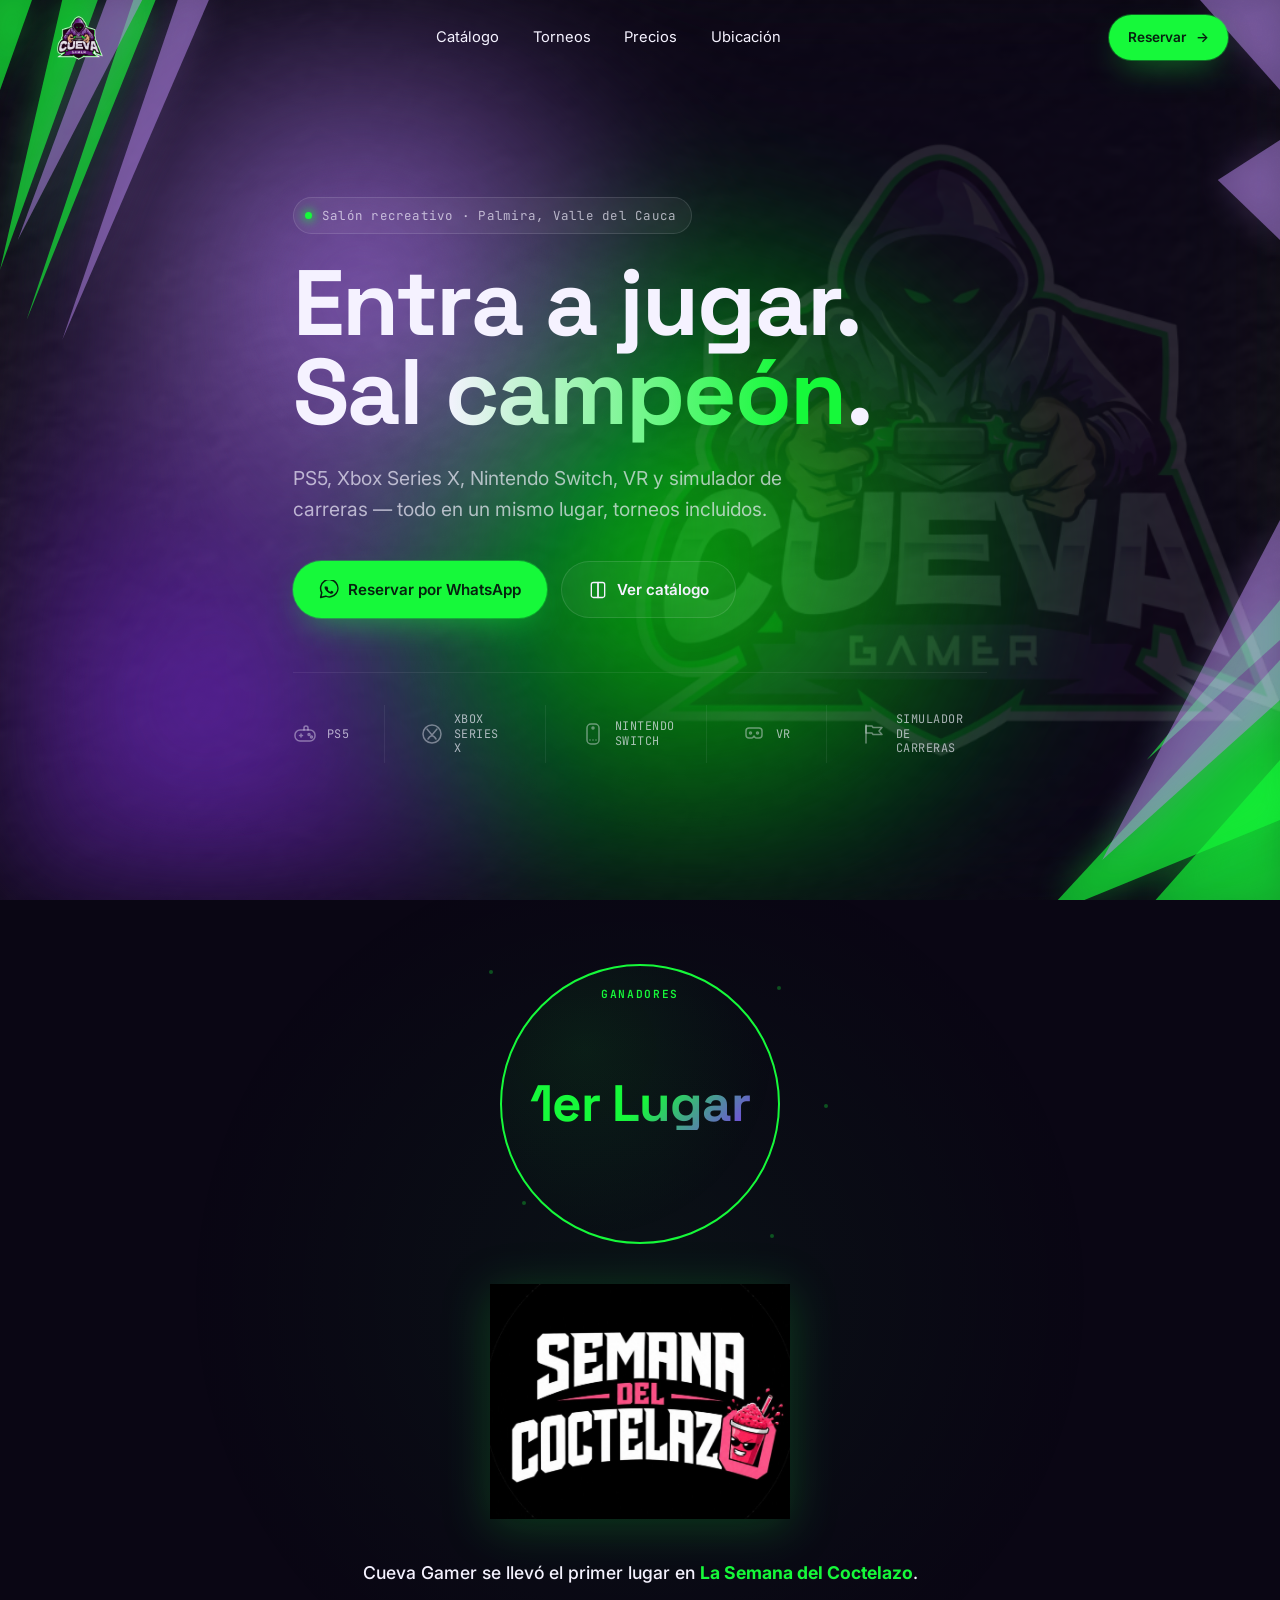
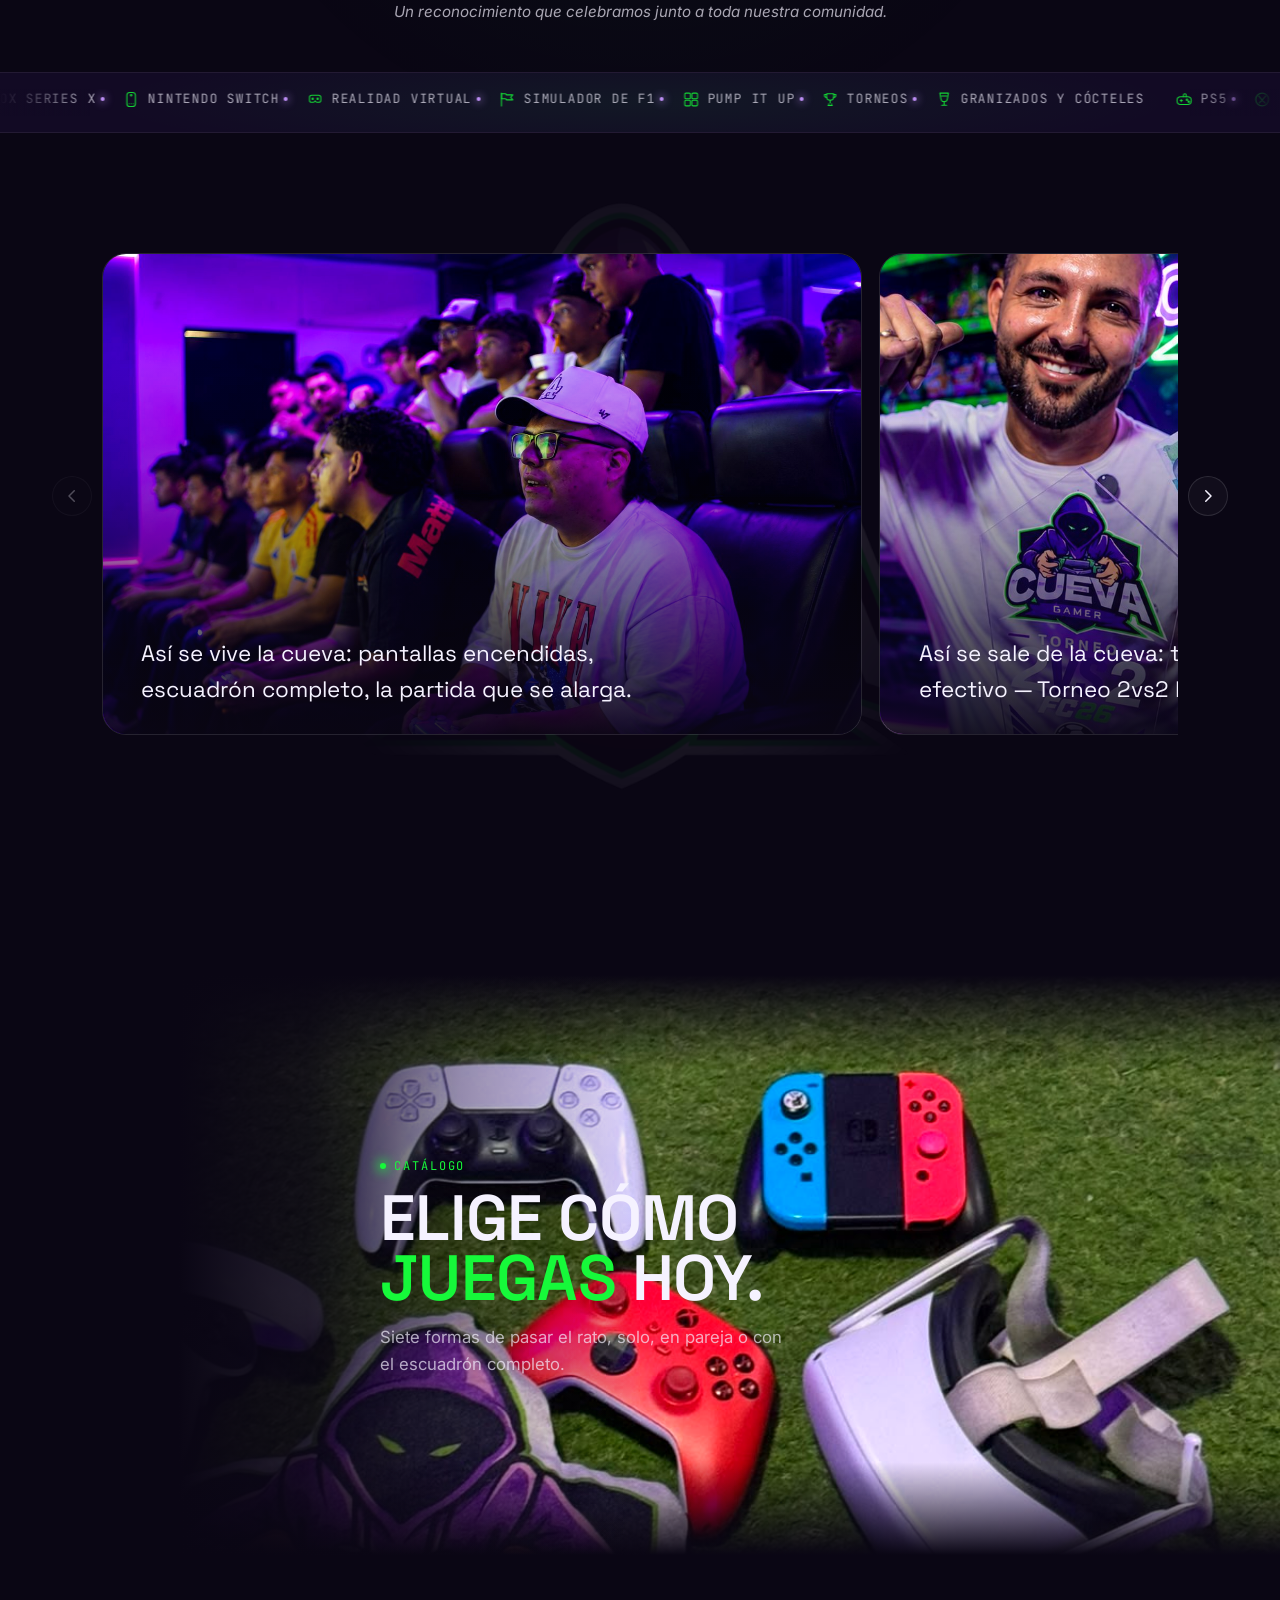
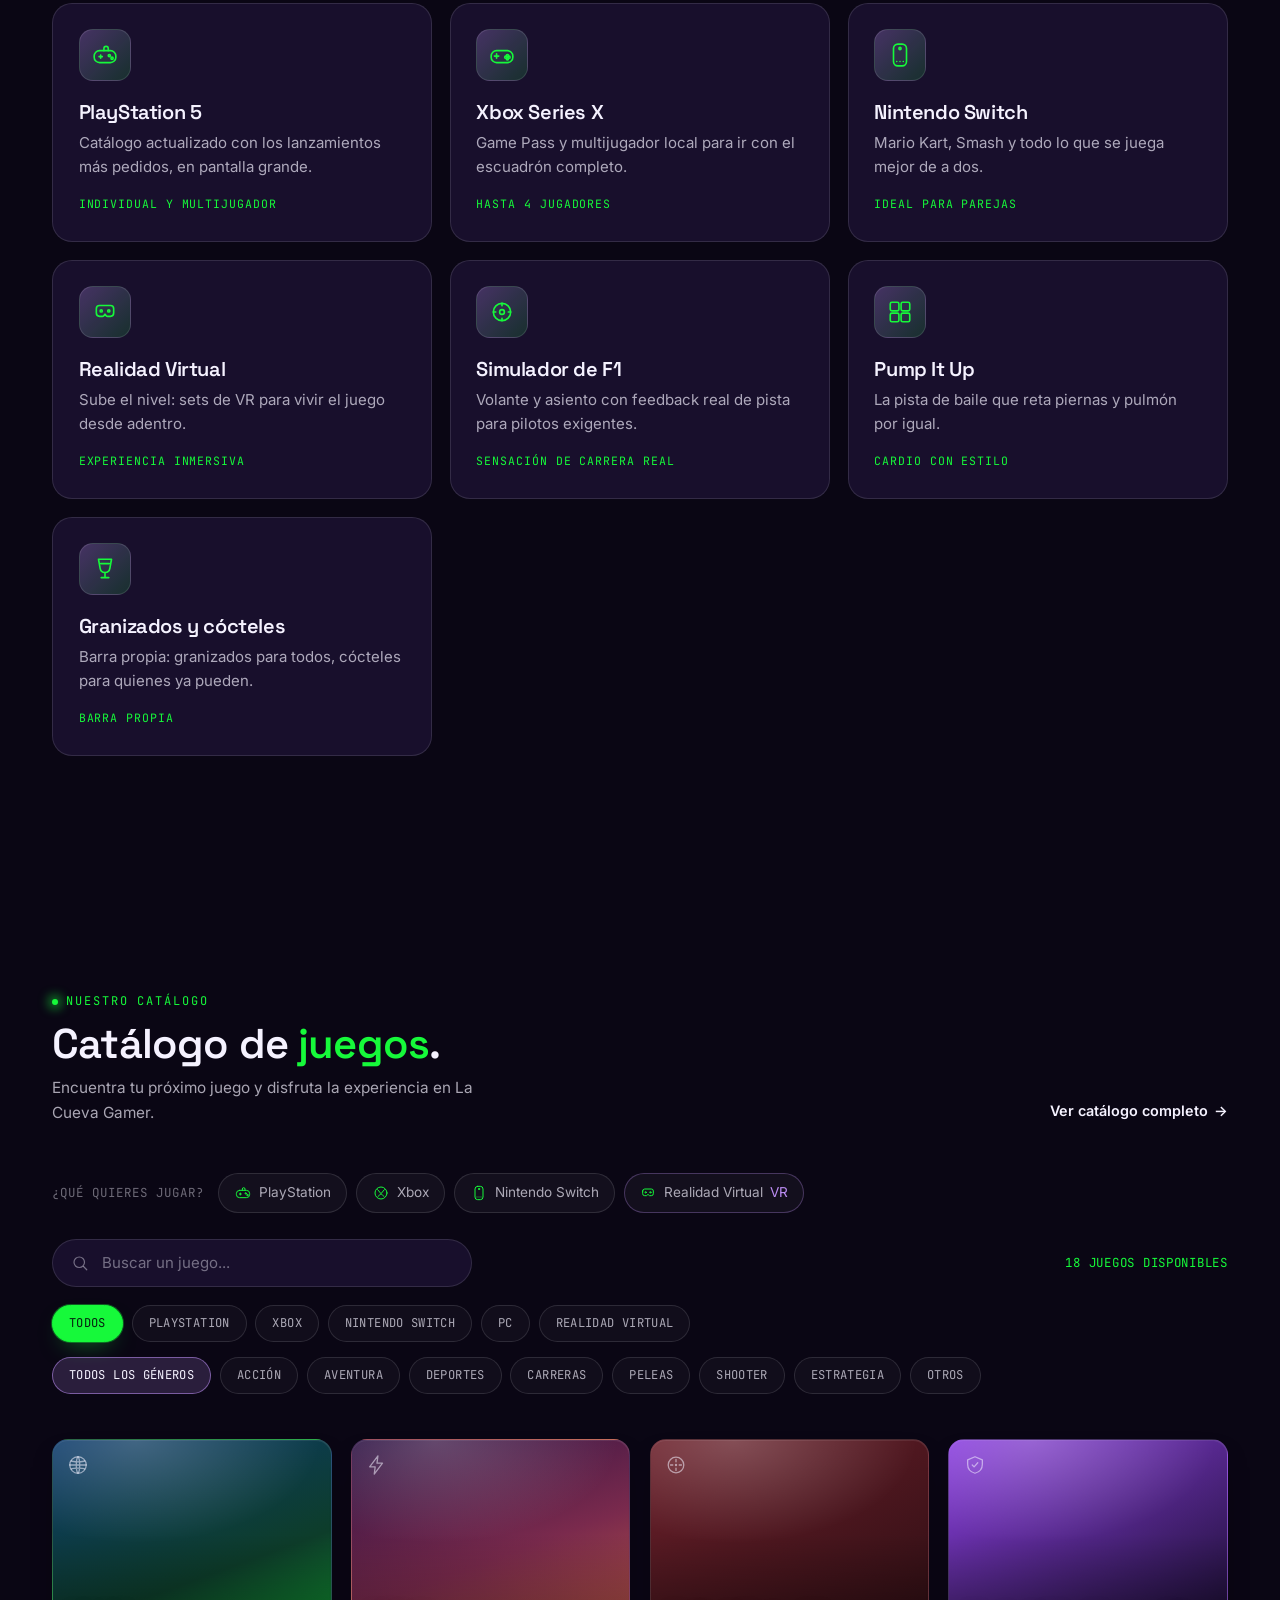
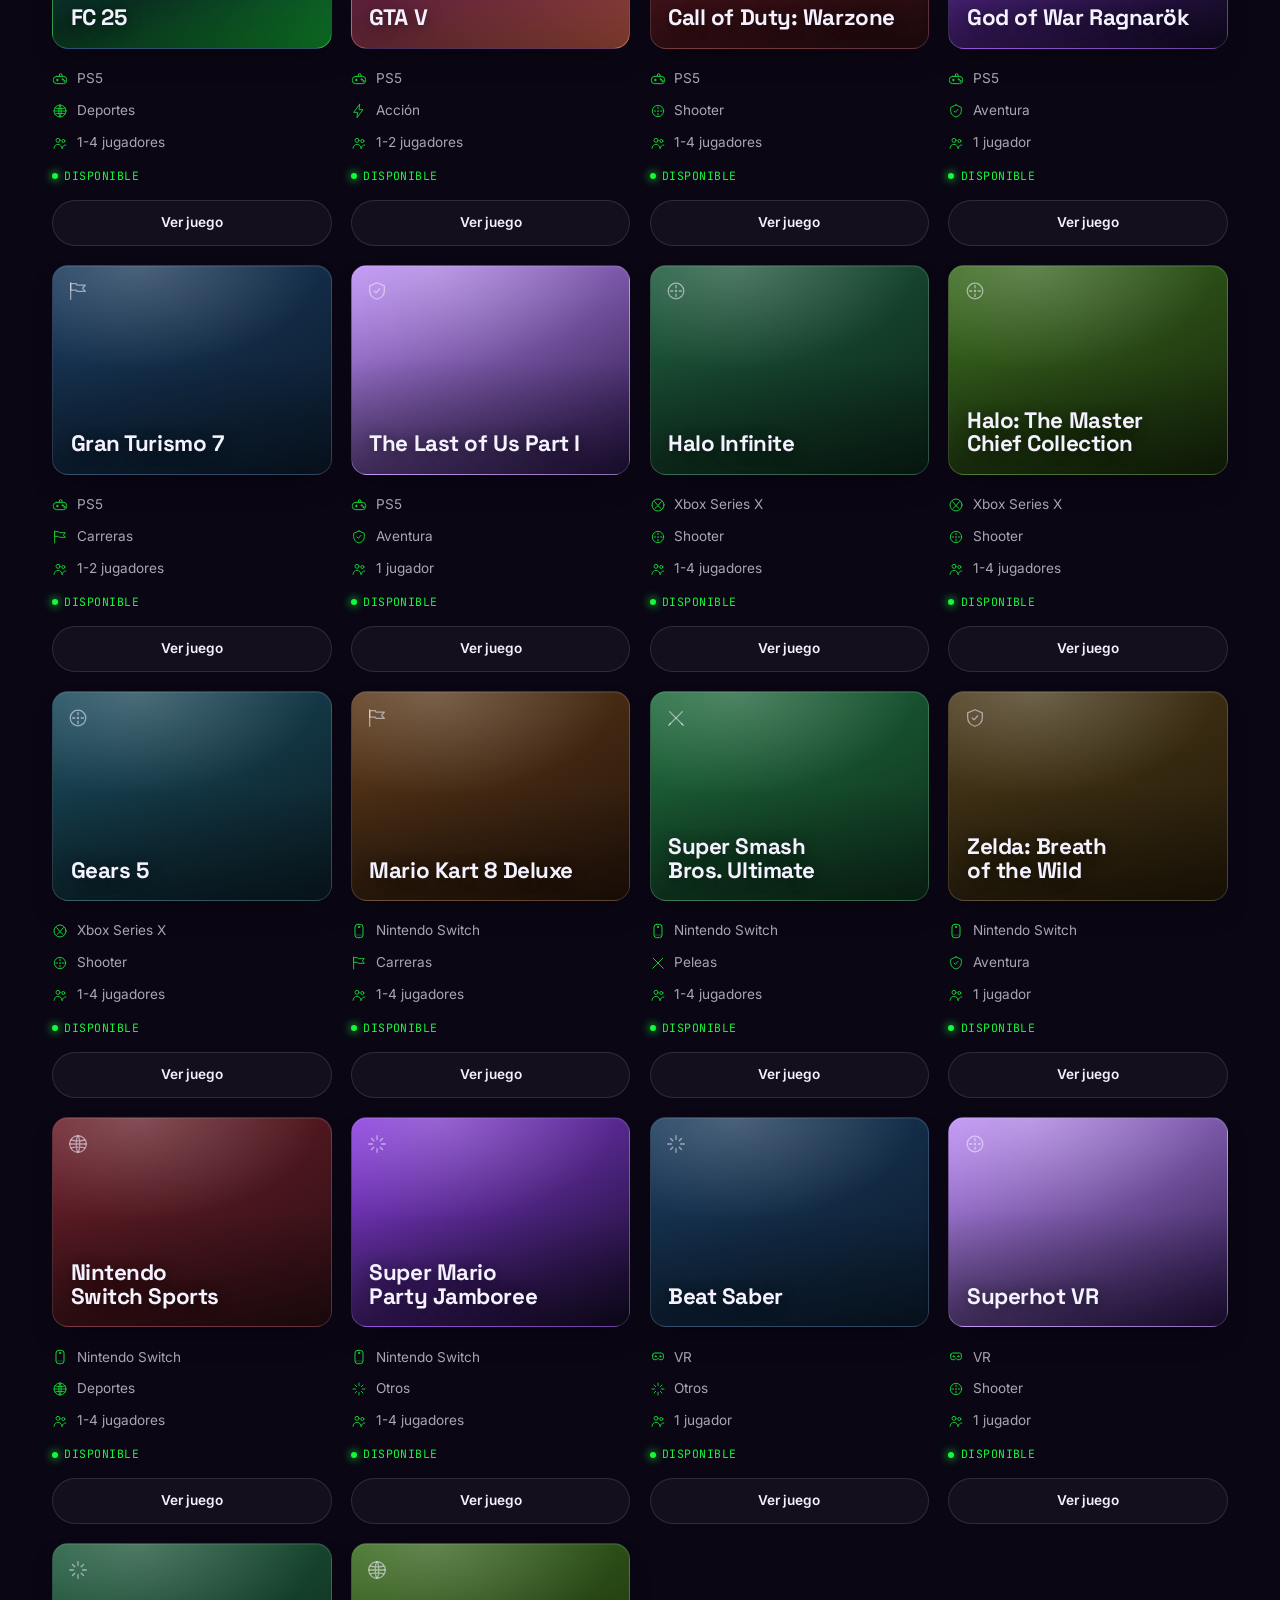
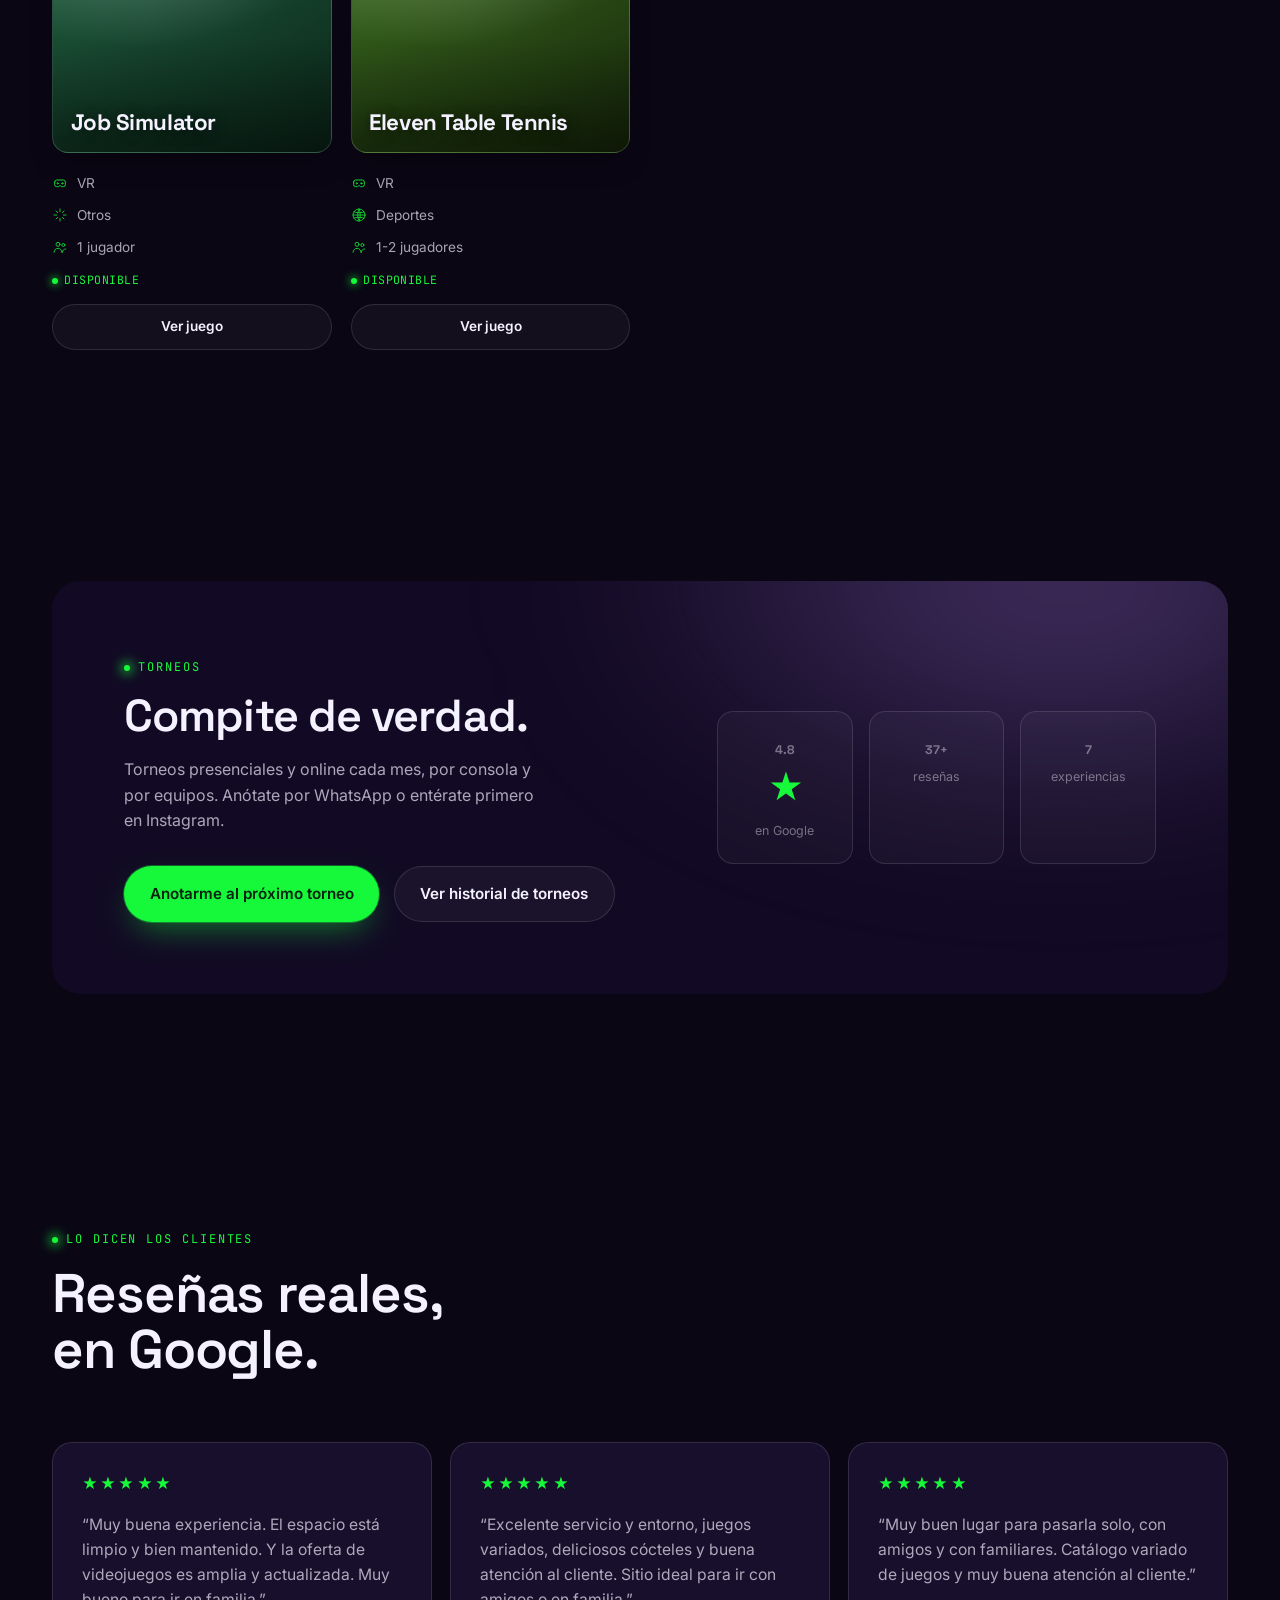
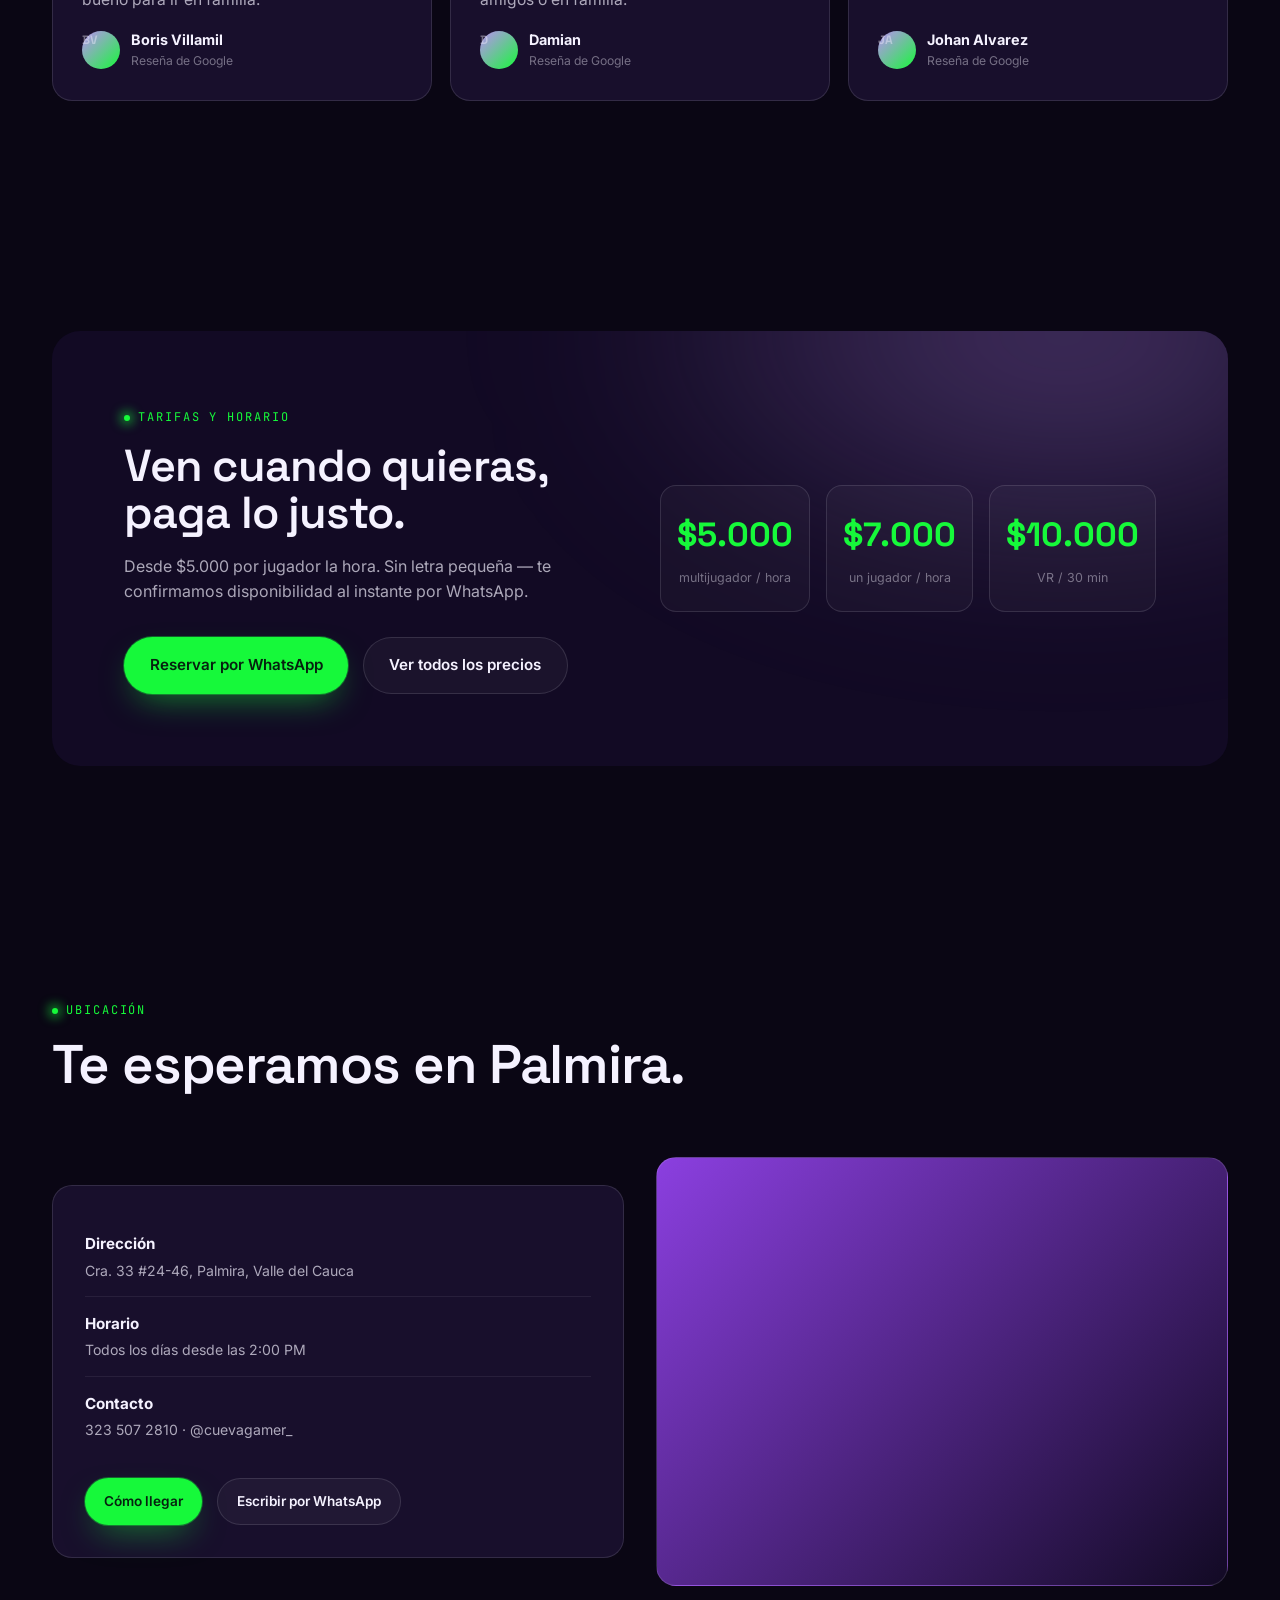
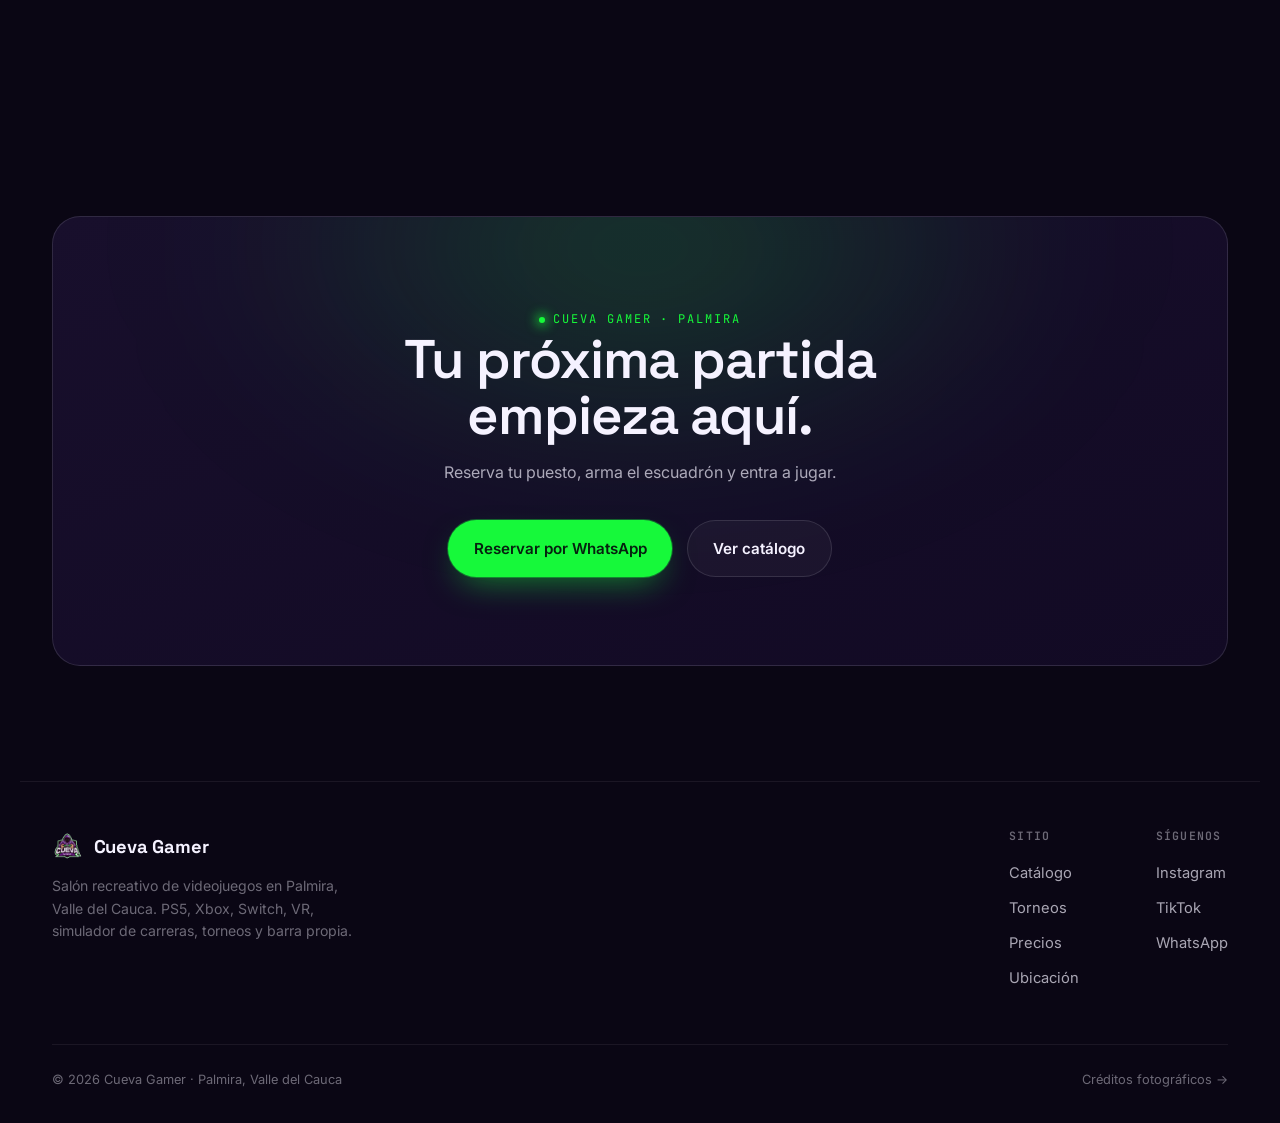
<file: index.html>
<!doctype html>
<html lang="es">
<head>
  <meta charset="utf-8" />
  <meta name="viewport" content="width=device-width, initial-scale=1" />
  <title>Cueva Gamer · Salón recreativo de videojuegos en Palmira</title>
  <meta name="description" content="PS5, Xbox Series X, Nintendo Switch, VR y simulador de carreras en un mismo lugar. Torneos, granizados y cócteles en Palmira, Valle del Cauca." />
  <meta name="theme-color" content="#0a0614" />

  <link rel="icon" href="data:image/svg+xml,%3Csvg xmlns='http://www.w3.org/2000/svg' viewBox='0 0 64 64'%3E%3Crect width='64' height='64' rx='16' fill='%23180f2c'/%3E%3Ccircle cx='32' cy='32' r='13' fill='%2316f93a'/%3E%3C/svg%3E" />

  <link rel="preconnect" href="https://fonts.googleapis.com" />
  <link rel="preconnect" href="https://fonts.gstatic.com" crossorigin />
  <link rel="stylesheet" href="https://fonts.googleapis.com/css2?family=Space+Grotesk:wght@500;600;700&family=Inter:wght@400;500;600;700&family=JetBrains+Mono:wght@400;500&display=swap" />

  <link rel="preload" as="image" href="assets/img/venue-crowd.jpg" fetchpriority="high" />
  <link rel="preload" as="image" href="assets/img/logo.png" fetchpriority="high" />
  <link rel="stylesheet" href="styles.css?v=20260908" />
</head>
<body>
  <a class="skip-link" href="#main">Saltar al contenido</a>

  <div class="splash" data-splash aria-hidden="true">
    <span class="splash-mark"><span class="dot"></span>Cueva Gamer</span>
  </div>

  <header class="nav" data-nav>
    <div class="container nav-inner">
      <a class="nav-logo" href="#main">
        <img class="nav-logo-mark" src="assets/img/logo.png" alt="Cueva Gamer" width="56" height="56" fetchpriority="high" />
      </a>
      <nav class="nav-links" aria-label="Secciones">
        <a class="nav-link" href="#juegos">Catálogo</a>
        <a class="nav-link" href="torneos.html">Torneos</a>
        <a class="nav-link" href="precios.html">Precios</a>
        <a class="nav-link" href="#ubicacion">Ubicación</a>
      </nav>
      <div class="nav-actions">
        <a class="btn btn-primary btn-sm" data-contact="whatsapp" href="#" target="_blank" rel="noopener">Reservar <span aria-hidden="true">→</span></a>
        <button class="nav-burger" data-nav-burger aria-label="Abrir menú" aria-haspopup="true" aria-expanded="false" aria-controls="nav-mobile">
          <span></span>
        </button>
      </div>
    </div>
  </header>

  <div class="nav-mobile" id="nav-mobile" data-nav-mobile data-open="false" aria-hidden="true">
    <a href="#juegos">Catálogo</a>
    <a href="torneos.html">Torneos</a>
    <a href="precios.html">Precios</a>
    <a href="#ubicacion">Ubicación</a>
    <a href="#" data-contact="whatsapp" target="_blank" rel="noopener">Reservar por WhatsApp</a>
  </div>

  <main id="main">
    <section class="hero">
      <div class="hero-gradient" aria-hidden="true"></div>
      <div class="hero-streaks" aria-hidden="true">
        <svg viewBox="0 0 1440 900" preserveAspectRatio="none">
          <g class="streak streak-green">
            <polygon points="0,0 36,0 0,90" />
            <polygon points="70,0 110,0 0,270" />
            <polygon points="150,0 175,0 30,320" />
            <polygon points="1440,760 1440,900 1300,900" />
            <polygon points="1440,660 1440,820 1220,900 1190,900" />
            <polygon points="1440,600 1440,640 1290,760" />
          </g>
          <g class="streak streak-purple">
            <polygon points="120,0 160,0 20,240" />
            <polygon points="200,0 235,0 70,340" />
            <polygon points="1440,520 1440,700 1240,860" />
            <polygon points="1440,0 1440,90 1350,0" />
            <polygon points="1440,140 1440,240 1370,180" />
          </g>
        </svg>
      </div>
      <div class="hero-logo-ghost" aria-hidden="true">
        <img src="assets/img/logo.png" alt="" />
      </div>
      <div class="hero-grain" aria-hidden="true"></div>
      <div class="container hero-inner">
        <span class="hero-meta"><span class="dot"></span>Salón recreativo · Palmira, Valle del Cauca</span>
        <h1 class="hero-title">Entra a jugar.<br />Sal <em>campeón</em>.</h1>
        <p class="hero-sub">PS5, Xbox Series X, Nintendo Switch, VR y simulador de carreras — todo en un mismo lugar, torneos incluidos.</p>
        <div class="hero-actions">
          <a class="btn btn-primary" data-contact="whatsapp" href="#" target="_blank" rel="noopener">
            <svg viewBox="0 0 24 24" fill="none" stroke="currentColor" stroke-width="1.8" stroke-linecap="round" stroke-linejoin="round"><path d="M20.5 3.5a10.4 10.4 0 0 0-17.2 11.6L2 21l6.1-1.6A10.4 10.4 0 0 0 20.5 3.5Z"/><path d="M8.3 8.4c.2-.5.5-.5.8-.5h.6c.2 0 .4 0 .6.4.2.5.7 1.7.7 1.8.1.2.1.3 0 .5-.1.2-.2.3-.3.5-.2.2-.3.3-.1.6.7 1.1 1.5 1.9 2.6 2.4.2.1.4.1.5-.1.2-.2.6-.7.8-.9.2-.2.3-.2.5-.1.2.1 1.5.7 1.7.8.2.1.4.2.4.3.1.2.1.9-.2 1.4-.3.5-1.4 1.1-2 1.1-.5 0-1.2 0-3.5-1.2-2.3-1.3-3.7-3.7-3.8-3.9-.1-.2-.9-1.3-.9-2.4 0-1.2.6-1.8.8-2Z" fill="currentColor" stroke="none"/></svg>
            Reservar por WhatsApp
          </a>
          <a class="btn btn-ghost" href="#juegos">
            <svg viewBox="0 0 24 24" fill="none" stroke="currentColor" stroke-width="1.6" stroke-linecap="round" stroke-linejoin="round"><path d="M4 5.5A2.5 2.5 0 0 1 6.5 3H12v18H6.5A2.5 2.5 0 0 1 4 18.5v-13Z"/><path d="M20 5.5A2.5 2.5 0 0 0 17.5 3H12v18h5.5a2.5 2.5 0 0 0 2.5-2.5v-13Z"/></svg>
            Ver catálogo
          </a>
        </div>
        <div class="hero-platforms">
          <div class="hero-platform">
            <svg viewBox="0 0 24 24" fill="none" stroke="currentColor" stroke-width="1.5" stroke-linecap="round" stroke-linejoin="round"><rect x="2" y="8" width="20" height="11" rx="5"/><path d="M8 12v3M6.5 13.5h3"/><circle cx="16" cy="12.5" r="1"/><circle cx="18.5" cy="15" r="1"/><path d="M11 8V6a2 2 0 0 1 2-2h0a2 2 0 0 1 2 2v2"/></svg>
            <span>PS5</span>
          </div>
          <div class="hero-platform">
            <svg viewBox="0 0 24 24" fill="none" stroke="currentColor" stroke-width="1.5" stroke-linecap="round" stroke-linejoin="round"><circle cx="12" cy="12" r="9"/><path d="M7 7l5 6 5-6M8 17c1.2-2 2.4-3.2 4-3.2s2.8 1.2 4 3.2"/></svg>
            <span>Xbox Series X</span>
          </div>
          <div class="hero-platform">
            <svg viewBox="0 0 24 24" fill="none" stroke="currentColor" stroke-width="1.5" stroke-linecap="round" stroke-linejoin="round"><rect x="6" y="2" width="12" height="20" rx="4"/><circle cx="12" cy="6" r="1"/><path d="M9 18h.01M12 18h.01M15 18h.01"/></svg>
            <span>Nintendo Switch</span>
          </div>
          <div class="hero-platform">
            <svg viewBox="0 0 24 24" fill="none" stroke="currentColor" stroke-width="1.5" stroke-linecap="round" stroke-linejoin="round"><path d="M4 9a3 3 0 0 1 3-3h10a3 3 0 0 1 3 3v4a3 3 0 0 1-3 3h-2.5a2 2 0 0 1-1.6-.8L12 14l-.9 1.2a2 2 0 0 1-1.6.8H7a3 3 0 0 1-3-3V9Z"/><circle cx="8.5" cy="11" r="1"/><circle cx="15.5" cy="11" r="1"/></svg>
            <span>VR</span>
          </div>
          <div class="hero-platform">
            <svg viewBox="0 0 24 24" fill="none" stroke="currentColor" stroke-width="1.5" stroke-linecap="round" stroke-linejoin="round"><path d="M4 3v18"/><path d="M4 4h6l1 1.5H20L17 9l3 3.5H11L10 11H4Z"/></svg>
            <span>Simulador de carreras</span>
          </div>
        </div>
      </div>
    </section>

    <section class="recognition-section" data-reveal>
      <div class="recognition-container">
        <div class="recognition-content">
          <div class="recognition-badge">
            <div class="recognition-badge-inner">
              <span class="recognition-badge-label">Ganadores</span>
              <span class="recognition-badge-number">1er Lugar</span>
              <div class="recognition-badge-particles" aria-hidden="true">
                <span class="particle"></span>
                <span class="particle"></span>
                <span class="particle"></span>
                <span class="particle"></span>
                <span class="particle"></span>
              </div>
            </div>
          </div>

          <div class="recognition-logo">
            <img src="assets/img/semana-coctelaz-logo.jpg" alt="Logo La Semana del Coctelazo" loading="lazy" decoding="async" />
          </div>

          <div class="recognition-text">
            <p class="recognition-description">Cueva Gamer se llevó el primer lugar en <strong>La Semana del Coctelazo</strong>.</p>
            <p class="recognition-subtitle">Un reconocimiento que celebramos junto a toda nuestra comunidad.</p>
          </div>
        </div>

        <div class="recognition-glow" aria-hidden="true"></div>
      </div>
    </section>

    <div class="marquee-wrap">
      <div class="marquee">
        <div class="marquee-track" data-marquee>
          <span class="marquee-item">
            <svg viewBox="0 0 24 24" fill="none" stroke="currentColor" stroke-width="1.5" stroke-linecap="round" stroke-linejoin="round"><rect x="2" y="8" width="20" height="11" rx="5"/><path d="M8 12v3M6.5 13.5h3"/><circle cx="16" cy="12.5" r="1"/><circle cx="18.5" cy="15" r="1"/><path d="M11 8V6a2 2 0 0 1 2-2h0a2 2 0 0 1 2 2v2"/></svg>
            <em>PS5</em>
          </span>
          <span class="marquee-item">
            <svg viewBox="0 0 24 24" fill="none" stroke="currentColor" stroke-width="1.5" stroke-linecap="round" stroke-linejoin="round"><circle cx="12" cy="12" r="9"/><path d="M7 7l5 6 5-6M8 17c1.2-2 2.4-3.2 4-3.2s2.8 1.2 4 3.2"/></svg>
            <em>Xbox Series X</em>
          </span>
          <span class="marquee-item">
            <svg viewBox="0 0 24 24" fill="none" stroke="currentColor" stroke-width="1.5" stroke-linecap="round" stroke-linejoin="round"><rect x="6" y="2" width="12" height="20" rx="4"/><circle cx="12" cy="6" r="1"/><path d="M9 18h.01M12 18h.01M15 18h.01"/></svg>
            <em>Nintendo Switch</em>
          </span>
          <span class="marquee-item">
            <svg viewBox="0 0 24 24" fill="none" stroke="currentColor" stroke-width="1.5" stroke-linecap="round" stroke-linejoin="round"><path d="M4 9a3 3 0 0 1 3-3h10a3 3 0 0 1 3 3v4a3 3 0 0 1-3 3h-2.5a2 2 0 0 1-1.6-.8L12 14l-.9 1.2a2 2 0 0 1-1.6.8H7a3 3 0 0 1-3-3V9Z"/><circle cx="8.5" cy="11" r="1"/><circle cx="15.5" cy="11" r="1"/></svg>
            <em>Realidad Virtual</em>
          </span>
          <span class="marquee-item">
            <svg viewBox="0 0 24 24" fill="none" stroke="currentColor" stroke-width="1.5" stroke-linecap="round" stroke-linejoin="round"><path d="M4 3v18"/><path d="M4 4h6l1 1.5H20L17 9l3 3.5H11L10 11H4Z"/></svg>
            <em>Simulador de F1</em>
          </span>
          <span class="marquee-item">
            <svg viewBox="0 0 24 24" fill="none" stroke="currentColor" stroke-width="1.5" stroke-linecap="round" stroke-linejoin="round"><rect x="3" y="3" width="8" height="8" rx="1.5"/><rect x="13" y="3" width="8" height="8" rx="1.5"/><rect x="3" y="13" width="8" height="8" rx="1.5"/><rect x="13" y="13" width="8" height="8" rx="1.5"/></svg>
            <em>Pump It Up</em>
          </span>
          <span class="marquee-item">
            <svg viewBox="0 0 24 24" fill="none" stroke="currentColor" stroke-width="1.5" stroke-linecap="round" stroke-linejoin="round"><path d="M7 4h10v4a5 5 0 0 1-5 5v0a5 5 0 0 1-5-5V4Z"/><path d="M7 5H4v1a3 3 0 0 0 3 3M17 5h3v1a3 3 0 0 1-3 3"/><path d="M12 13v3.5M9 20.5h6M10 20.5v-2.6M14 20.5v-2.6"/></svg>
            <em>Torneos</em>
          </span>
          <span class="marquee-item">
            <svg viewBox="0 0 24 24" fill="none" stroke="currentColor" stroke-width="1.5" stroke-linecap="round" stroke-linejoin="round"><path d="M6 3h12l-1.5 8.5a4.5 4.5 0 0 1-4.5 3.7v0a4.5 4.5 0 0 1-4.5-3.7L6 3Z"/><path d="M12 15.2V20M8.5 20h7"/><path d="M8 7h8"/></svg>
            <em>Granizados y cócteles</em>
          </span>
        </div>
      </div>
    </div>

    <section class="section container ambient-section">
      <div class="ambient-logo-ghost" aria-hidden="true">
        <img src="assets/img/logo.png" alt="" />
      </div>
      <div class="ambient-carousel games-carousel" data-reveal>
        <button class="carousel-arrow carousel-arrow--prev" data-carousel-prev aria-label="Imagen anterior">
          <svg viewBox="0 0 24 24" fill="none" stroke="currentColor" stroke-width="2" stroke-linecap="round" stroke-linejoin="round"><path d="M15 5l-7 7 7 7"/></svg>
        </button>
        <div class="ambient-track" data-carousel-track>
          <figure class="ambient-slide ambient-slide--captioned">
            <img src="assets/img/venue-crowd.jpg" alt="Grupo de clientes jugando torneo en Cueva Gamer, ambiente con luces neón moradas" loading="lazy" decoding="async" />
            <figcaption class="ambient-caption">Así se vive la cueva: pantallas encendidas, escuadrón completo, la partida que se alarga.</figcaption>
          </figure>
          <figure class="ambient-slide ambient-slide--captioned">
            <img src="assets/img/torneo-fc26-1.jpg" alt="Dupla campeona del torneo 2vs2 de FC26 en Cueva Gamer, primer puesto" loading="lazy" decoding="async" />
            <figcaption class="ambient-caption">Así se sale de la cueva: trofeo en mano y premio en efectivo — Torneo 2vs2 FC26.</figcaption>
          </figure>
          <figure class="ambient-slide ambient-slide--captioned">
            <img src="assets/img/torneo-fc26-2.jpg" alt="Segunda dupla campeona del torneo 2vs2 de FC26 en Cueva Gamer, primer puesto" loading="lazy" decoding="async" />
            <figcaption class="ambient-caption">Otra dupla campeona celebrando su Torneo 2vs2 FC26.</figcaption>
          </figure>
        </div>
        <button class="carousel-arrow carousel-arrow--next" data-carousel-next aria-label="Siguiente imagen">
          <svg viewBox="0 0 24 24" fill="none" stroke="currentColor" stroke-width="2" stroke-linecap="round" stroke-linejoin="round"><path d="M9 5l7 7-7 7"/></svg>
        </button>
      </div>
    </section>

    <section class="section" id="catalogo">
      <div class="consoles-banner" data-reveal>
        <img class="consoles-banner-img" src="assets/img/venue-consolas.jpg" alt="Controles y consolas disponibles en Cueva Gamer: PS5, Nintendo Switch, Xbox y realidad virtual" loading="lazy" decoding="async" />
        <div class="consoles-banner-fade" aria-hidden="true"></div>
        <div class="container">
          <div class="consoles-banner-content">
            <span class="eyebrow">Catálogo</span>
            <h2>Elige cómo <em>juegas</em> hoy.</h2>
            <p>Siete formas de pasar el rato, solo, en pareja o con el escuadrón completo.</p>
          </div>
        </div>
      </div>
      <div class="container">
      <div class="catalog-grid">
        <article class="card" data-reveal>
          <span class="card-icon" aria-hidden="true">
            <svg viewBox="0 0 24 24" fill="none" stroke="currentColor" stroke-width="1.5" stroke-linecap="round" stroke-linejoin="round"><rect x="2" y="8" width="20" height="11" rx="5"/><path d="M8 12v3M6.5 13.5h3"/><circle cx="16" cy="12.5" r="1"/><circle cx="18.5" cy="15" r="1"/><path d="M11 8V6a2 2 0 0 1 2-2h0a2 2 0 0 1 2 2v2"/></svg>
          </span>
          <h3>PlayStation 5</h3>
          <p>Catálogo actualizado con los lanzamientos más pedidos, en pantalla grande.</p>
          <span class="card-tag">Individual y multijugador</span>
        </article>

        <article class="card" data-reveal>
          <span class="card-icon" aria-hidden="true">
            <svg viewBox="0 0 24 24" fill="none" stroke="currentColor" stroke-width="1.5" stroke-linecap="round" stroke-linejoin="round"><rect x="2" y="8" width="20" height="11" rx="5"/><path d="M7 11v4M5 13h4"/><circle cx="17" cy="12.5" r="1"/><circle cx="17" cy="15.5" r="1"/><circle cx="15.5" cy="14" r="1"/><circle cx="18.5" cy="14" r="1"/></svg>
          </span>
          <h3>Xbox Series X</h3>
          <p>Game Pass y multijugador local para ir con el escuadrón completo.</p>
          <span class="card-tag">Hasta 4 jugadores</span>
        </article>

        <article class="card" data-reveal>
          <span class="card-icon" aria-hidden="true">
            <svg viewBox="0 0 24 24" fill="none" stroke="currentColor" stroke-width="1.5" stroke-linecap="round" stroke-linejoin="round"><rect x="6" y="2" width="12" height="20" rx="4"/><circle cx="12" cy="6" r="1"/><path d="M9 18h.01M12 18h.01M15 18h.01"/></svg>
          </span>
          <h3>Nintendo Switch</h3>
          <p>Mario Kart, Smash y todo lo que se juega mejor de a dos.</p>
          <span class="card-tag">Ideal para parejas</span>
        </article>

        <article class="card" data-reveal>
          <span class="card-icon" aria-hidden="true">
            <svg viewBox="0 0 24 24" fill="none" stroke="currentColor" stroke-width="1.5" stroke-linecap="round" stroke-linejoin="round"><path d="M4 9a3 3 0 0 1 3-3h10a3 3 0 0 1 3 3v4a3 3 0 0 1-3 3h-2.5a2 2 0 0 1-1.6-.8L12 14l-.9 1.2a2 2 0 0 1-1.6.8H7a3 3 0 0 1-3-3V9Z"/><circle cx="8.5" cy="11" r="1"/><circle cx="15.5" cy="11" r="1"/></svg>
          </span>
          <h3>Realidad Virtual</h3>
          <p>Sube el nivel: sets de VR para vivir el juego desde adentro.</p>
          <span class="card-tag">Experiencia inmersiva</span>
        </article>

        <article class="card" data-reveal>
          <span class="card-icon" aria-hidden="true">
            <svg viewBox="0 0 24 24" fill="none" stroke="currentColor" stroke-width="1.5" stroke-linecap="round" stroke-linejoin="round"><circle cx="12" cy="12" r="8"/><circle cx="12" cy="12" r="2.2"/><path d="M12 4v2.2M12 17.8V20M4 12h2.2M17.8 12H20"/></svg>
          </span>
          <h3>Simulador de F1</h3>
          <p>Volante y asiento con feedback real de pista para pilotos exigentes.</p>
          <span class="card-tag">Sensación de carrera real</span>
        </article>

        <article class="card" data-reveal>
          <span class="card-icon" aria-hidden="true">
            <svg viewBox="0 0 24 24" fill="none" stroke="currentColor" stroke-width="1.5" stroke-linecap="round" stroke-linejoin="round"><rect x="3" y="3" width="8" height="8" rx="1.5"/><rect x="13" y="3" width="8" height="8" rx="1.5"/><rect x="3" y="13" width="8" height="8" rx="1.5"/><rect x="13" y="13" width="8" height="8" rx="1.5"/></svg>
          </span>
          <h3>Pump It Up</h3>
          <p>La pista de baile que reta piernas y pulmón por igual.</p>
          <span class="card-tag">Cardio con estilo</span>
        </article>

        <article class="card" data-reveal>
          <span class="card-icon" aria-hidden="true">
            <svg viewBox="0 0 24 24" fill="none" stroke="currentColor" stroke-width="1.5" stroke-linecap="round" stroke-linejoin="round"><path d="M6 3h12l-1.5 8.5a4.5 4.5 0 0 1-4.5 3.7v0a4.5 4.5 0 0 1-4.5-3.7L6 3Z"/><path d="M12 15.2V20M8.5 20h7"/><path d="M8 7h8"/></svg>
          </span>
          <h3>Granizados y cócteles</h3>
          <p>Barra propia: granizados para todos, cócteles para quienes ya pueden.</p>
          <span class="card-tag">Barra propia</span>
        </article>
      </div>
      </div>
    </section>

    <section class="section container games-app" id="juegos" data-games-app>
      <div class="games-head" data-reveal>
        <div>
          <span class="eyebrow">Nuestro catálogo</span>
          <h2>Catálogo de <em>juegos</em>.</h2>
          <p>Encuentra tu próximo juego y disfruta la experiencia en La Cueva Gamer.</p>
        </div>
        <a class="text-link games-see-all" data-contact="whatsapp" href="#" target="_blank" rel="noopener">Ver catálogo completo <span aria-hidden="true">→</span></a>
      </div>

      <div class="games-quick" data-reveal>
        <span class="games-quick-label">¿Qué quieres jugar?</span>
        <div class="games-quick-list" data-games-quick>
          <button type="button" class="games-quick-btn" data-quick-platform="ps5">
            <svg viewBox="0 0 24 24" fill="none" stroke="currentColor" stroke-width="1.5" stroke-linecap="round" stroke-linejoin="round"><rect x="2" y="8" width="20" height="11" rx="5"/><path d="M8 12v3M6.5 13.5h3"/><circle cx="16" cy="12.5" r="1"/><circle cx="18.5" cy="15" r="1"/><path d="M11 8V6a2 2 0 0 1 2-2h0a2 2 0 0 1 2 2v2"/></svg>
            <span>PlayStation</span>
          </button>
          <button type="button" class="games-quick-btn" data-quick-platform="xbox">
            <svg viewBox="0 0 24 24" fill="none" stroke="currentColor" stroke-width="1.5" stroke-linecap="round" stroke-linejoin="round"><circle cx="12" cy="12" r="9"/><path d="M7 7l5 6 5-6M8 17c1.2-2 2.4-3.2 4-3.2s2.8 1.2 4 3.2"/></svg>
            <span>Xbox</span>
          </button>
          <button type="button" class="games-quick-btn" data-quick-platform="switch">
            <svg viewBox="0 0 24 24" fill="none" stroke="currentColor" stroke-width="1.5" stroke-linecap="round" stroke-linejoin="round"><rect x="6" y="2" width="12" height="20" rx="4"/><circle cx="12" cy="6" r="1"/><path d="M9 18h.01M12 18h.01M15 18h.01"/></svg>
            <span>Nintendo Switch</span>
          </button>
          <button type="button" class="games-quick-btn games-quick-btn--vr" data-quick-platform="vr">
            <svg viewBox="0 0 24 24" fill="none" stroke="currentColor" stroke-width="1.5" stroke-linecap="round" stroke-linejoin="round"><path d="M4 9a3 3 0 0 1 3-3h10a3 3 0 0 1 3 3v4a3 3 0 0 1-3 3h-2.5a2 2 0 0 1-1.6-.8L12 14l-.9 1.2a2 2 0 0 1-1.6.8H7a3 3 0 0 1-3-3V9Z"/><circle cx="8.5" cy="11" r="1"/><circle cx="15.5" cy="11" r="1"/></svg>
            <span>Realidad Virtual <em>VR</em></span>
          </button>
        </div>
      </div>

      <div class="games-toolbar" data-reveal>
        <label class="games-search">
          <svg viewBox="0 0 24 24" fill="none" stroke="currentColor" stroke-width="1.6" stroke-linecap="round" stroke-linejoin="round" aria-hidden="true"><circle cx="11" cy="11" r="7"/><path d="m21 21-4.3-4.3"/></svg>
          <input type="search" placeholder="Buscar un juego..." aria-label="Buscar un juego" data-games-search />
        </label>
        <span class="games-count" data-games-count>18 juegos disponibles</span>
      </div>

      <div class="games-filters" data-games-filters="platform" role="group" aria-label="Filtrar por plataforma">
        <button type="button" class="filter-pill is-active" data-filter-platform="todos" aria-pressed="true">Todos</button>
        <button type="button" class="filter-pill" data-filter-platform="ps5" aria-pressed="false">PlayStation</button>
        <button type="button" class="filter-pill" data-filter-platform="xbox" aria-pressed="false">Xbox</button>
        <button type="button" class="filter-pill" data-filter-platform="switch" aria-pressed="false">Nintendo Switch</button>
        <button type="button" class="filter-pill" data-filter-platform="pc" aria-pressed="false">PC</button>
        <button type="button" class="filter-pill" data-filter-platform="vr" aria-pressed="false">Realidad Virtual</button>
      </div>

      <div class="games-filters games-filters--secondary" data-games-filters="genre" role="group" aria-label="Filtrar por género">
        <button type="button" class="filter-pill is-active" data-filter-genre="todos" aria-pressed="true">Todos los géneros</button>
        <button type="button" class="filter-pill" data-filter-genre="accion" aria-pressed="false">Acción</button>
        <button type="button" class="filter-pill" data-filter-genre="aventura" aria-pressed="false">Aventura</button>
        <button type="button" class="filter-pill" data-filter-genre="deportes" aria-pressed="false">Deportes</button>
        <button type="button" class="filter-pill" data-filter-genre="carreras" aria-pressed="false">Carreras</button>
        <button type="button" class="filter-pill" data-filter-genre="peleas" aria-pressed="false">Peleas</button>
        <button type="button" class="filter-pill" data-filter-genre="shooter" aria-pressed="false">Shooter</button>
        <button type="button" class="filter-pill" data-filter-genre="estrategia" aria-pressed="false">Estrategia</button>
        <button type="button" class="filter-pill" data-filter-genre="otros" aria-pressed="false">Otros</button>
      </div>

      <div class="games-grid" data-games-grid></div>

      <div class="games-empty" data-games-empty hidden>
        <p class="games-empty-title">No encontramos ese juego</p>
        <p class="games-empty-sub">Prueba con otro nombre o categoría.</p>
      </div>
    </section>

    <section class="section container" id="torneos">
      <div class="torneos" data-reveal>
        <div class="torneos-grid">
          <div>
            <span class="eyebrow">Torneos</span>
            <h2>Compite de verdad.</h2>
            <p>Torneos presenciales y online cada mes, por consola y por equipos. Anótate por WhatsApp o entérate primero en Instagram.</p>
            <div class="torneos-actions">
              <a class="btn btn-primary" data-contact="whatsapp" href="#" target="_blank" rel="noopener">Anotarme al próximo torneo</a>
              <a class="btn btn-ghost" href="torneos.html">Ver historial de torneos</a>
            </div>
          </div>
          <div class="torneos-stats">
            <div class="torneos-stat">
              <strong><span data-count-to="4.9">4.9</span>★</strong>
              <span>en Google</span>
            </div>
            <div class="torneos-stat">
              <strong><span data-count-to="37" data-count-suffix="+">37+</span></strong>
              <span>reseñas</span>
            </div>
            <div class="torneos-stat">
              <strong><span data-count-to="7">7</span></strong>
              <span>experiencias</span>
            </div>
          </div>
        </div>
      </div>
    </section>

    <section class="section container">
      <div class="section-head" data-reveal>
        <span class="eyebrow">Lo dicen los clientes</span>
        <h2>Reseñas reales, en Google.</h2>
      </div>
      <div class="testimonials-grid">
        <article class="testimonial" data-reveal>
          <span class="testimonial-stars">★★★★★</span>
          <p>&ldquo;Muy buena experiencia. El espacio está limpio y bien mantenido. Y la oferta de videojuegos es amplia y actualizada. Muy bueno para ir en familia.&rdquo;</p>
          <div class="testimonial-author">
            <span class="testimonial-avatar">BV</span>
            <div>
              <strong>Boris Villamil</strong>
              <span>Reseña de Google</span>
            </div>
          </div>
        </article>
        <article class="testimonial" data-reveal>
          <span class="testimonial-stars">★★★★★</span>
          <p>&ldquo;Excelente servicio y entorno, juegos variados, deliciosos cócteles y buena atención al cliente. Sitio ideal para ir con amigos o en familia.&rdquo;</p>
          <div class="testimonial-author">
            <span class="testimonial-avatar">D</span>
            <div>
              <strong>Damian</strong>
              <span>Reseña de Google</span>
            </div>
          </div>
        </article>
        <article class="testimonial" data-reveal>
          <span class="testimonial-stars">★★★★★</span>
          <p>&ldquo;Muy buen lugar para pasarla solo, con amigos y con familiares. Catálogo variado de juegos y muy buena atención al cliente.&rdquo;</p>
          <div class="testimonial-author">
            <span class="testimonial-avatar">JA</span>
            <div>
              <strong>Johan Alvarez</strong>
              <span>Reseña de Google</span>
            </div>
          </div>
        </article>
      </div>
    </section>

    <section class="section container">
      <div class="torneos" data-reveal>
        <div class="torneos-grid">
          <div>
            <span class="eyebrow">Tarifas y horario</span>
            <h2>Ven cuando quieras, paga lo justo.</h2>
            <p>Desde $5.000 por jugador la hora. Sin letra pequeña — te confirmamos disponibilidad al instante por WhatsApp.</p>
            <div class="torneos-actions">
              <a class="btn btn-primary" data-contact="whatsapp" href="#" target="_blank" rel="noopener">Reservar por WhatsApp</a>
              <a class="btn btn-ghost" href="precios.html">Ver todos los precios</a>
            </div>
          </div>
          <div class="torneos-stats">
            <div class="torneos-stat">
              <strong>$5.000</strong>
              <span>multijugador / hora</span>
            </div>
            <div class="torneos-stat">
              <strong>$7.000</strong>
              <span>un jugador / hora</span>
            </div>
            <div class="torneos-stat">
              <strong>$10.000</strong>
              <span>VR / 30 min</span>
            </div>
          </div>
        </div>
      </div>
    </section>

    <section class="section container" id="ubicacion">
      <div class="section-head" data-reveal>
        <span class="eyebrow">Ubicación</span>
        <h2>Te esperamos en Palmira.</h2>
      </div>
      <div class="ubicacion-grid">
        <div class="ubicacion-card" data-reveal>
          <div class="ubicacion-row">
            <div>
              <strong>Dirección</strong>
              <span>Cra. 33 #24-46, Palmira, Valle del Cauca</span>
            </div>
          </div>
          <div class="ubicacion-row">
            <div>
              <strong>Horario</strong>
              <span>Todos los días desde las 2:00 PM</span>
            </div>
          </div>
          <div class="ubicacion-row">
            <div>
              <strong>Contacto</strong>
              <span>323 507 2810 · @cuevagamer_</span>
            </div>
          </div>
          <div class="torneos-actions" style="margin-top:1.4rem;">
            <a class="btn btn-primary btn-sm" data-contact="mapsUrl" href="#" target="_blank" rel="noopener">Cómo llegar</a>
            <a class="btn btn-ghost btn-sm" data-contact="whatsapp" href="#" target="_blank" rel="noopener">Escribir por WhatsApp</a>
          </div>
        </div>
        <div class="ubicacion-map" data-reveal>
          <iframe
            title="Mapa de ubicación de Cueva Gamer en Palmira"
            src="https://www.google.com/maps?q=Cra.+33+%2324-46,+Palmira,+Valle+del+Cauca&output=embed"
            style="position:absolute; inset:0; width:100%; height:100%; border:0;"
            loading="lazy"
            referrerpolicy="no-referrer-when-downgrade">
          </iframe>
        </div>
      </div>
    </section>

    <section class="section container">
      <div class="final-cta" data-reveal>
        <span class="eyebrow">Cueva Gamer · Palmira</span>
        <h2>Tu próxima partida empieza aquí.</h2>
        <p>Reserva tu puesto, arma el escuadrón y entra a jugar.</p>
        <div class="hero-actions">
          <a class="btn btn-primary" data-contact="whatsapp" href="#" target="_blank" rel="noopener">Reservar por WhatsApp</a>
          <a class="btn btn-ghost" href="#juegos">Ver catálogo</a>
        </div>
      </div>
    </section>
  </main>

  <footer class="footer container">
    <div class="footer-top">
      <div class="footer-brand">
        <span class="nav-logo"><img class="nav-logo-mark" src="assets/img/logo.png" alt="" width="32" height="32" loading="lazy" />Cueva Gamer</span>
        <p>Salón recreativo de videojuegos en Palmira, Valle del Cauca. PS5, Xbox, Switch, VR, simulador de carreras, torneos y barra propia.</p>
      </div>
      <div class="footer-links">
        <div class="footer-col">
          <h4>Sitio</h4>
          <a href="#juegos">Catálogo</a>
          <a href="torneos.html">Torneos</a>
          <a href="precios.html">Precios</a>
          <a href="#ubicacion">Ubicación</a>
        </div>
        <div class="footer-col">
          <h4>Síguenos</h4>
          <a data-contact="instagram" href="#" target="_blank" rel="noopener">Instagram</a>
          <a data-contact="tiktok" href="#" target="_blank" rel="noopener">TikTok</a>
          <a data-contact="whatsapp" href="#" target="_blank" rel="noopener">WhatsApp</a>
        </div>
      </div>
    </div>
    <div class="footer-bottom">
      <span>&copy; 2026 Cueva Gamer · Palmira, Valle del Cauca</span>
      <a href="creditos.html">Créditos fotográficos →</a>
    </div>
  </footer>

  <div class="game-modal" data-game-modal hidden>
    <div class="game-modal-backdrop" data-modal-close></div>
    <div class="game-modal-panel" role="dialog" aria-modal="true" aria-labelledby="game-modal-title">
      <button type="button" class="game-modal-close" data-modal-close data-modal-close-btn aria-label="Cerrar">
        <svg viewBox="0 0 24 24" fill="none" stroke="currentColor" stroke-width="2" stroke-linecap="round" stroke-linejoin="round"><path d="M6 6l12 12M18 6 6 18"/></svg>
      </button>
      <div class="game-modal-poster" data-modal-poster></div>
      <div class="game-modal-body">
        <span class="eyebrow" data-modal-genre>Género</span>
        <h2 id="game-modal-title" data-modal-name>Nombre del juego</h2>
        <p class="game-modal-description" data-modal-description></p>
        <div class="game-modal-meta">
          <div class="game-meta-row" data-modal-platform></div>
          <div class="game-meta-row" data-modal-players></div>
          <div class="game-availability" data-modal-availability></div>
        </div>
        <div class="game-modal-actions">
          <a class="btn btn-primary" data-modal-whatsapp target="_blank" rel="noopener">Consultar disponibilidad</a>
          <a class="btn btn-ghost" data-modal-url target="_blank" rel="noopener">Ver ficha oficial</a>
        </div>
      </div>
    </div>
  </div>

  <script defer src="lib/gsap.min.js"></script>
  <script defer src="lib/ScrollTrigger.min.js"></script>
  <script defer src="lib/manifest.js"></script>
  <script defer src="lib/games-data.js"></script>
  <script defer src="lib/games-catalog.js"></script>
  <script defer src="main.js?v=20260908"></script>
</body>
</html>
</file>
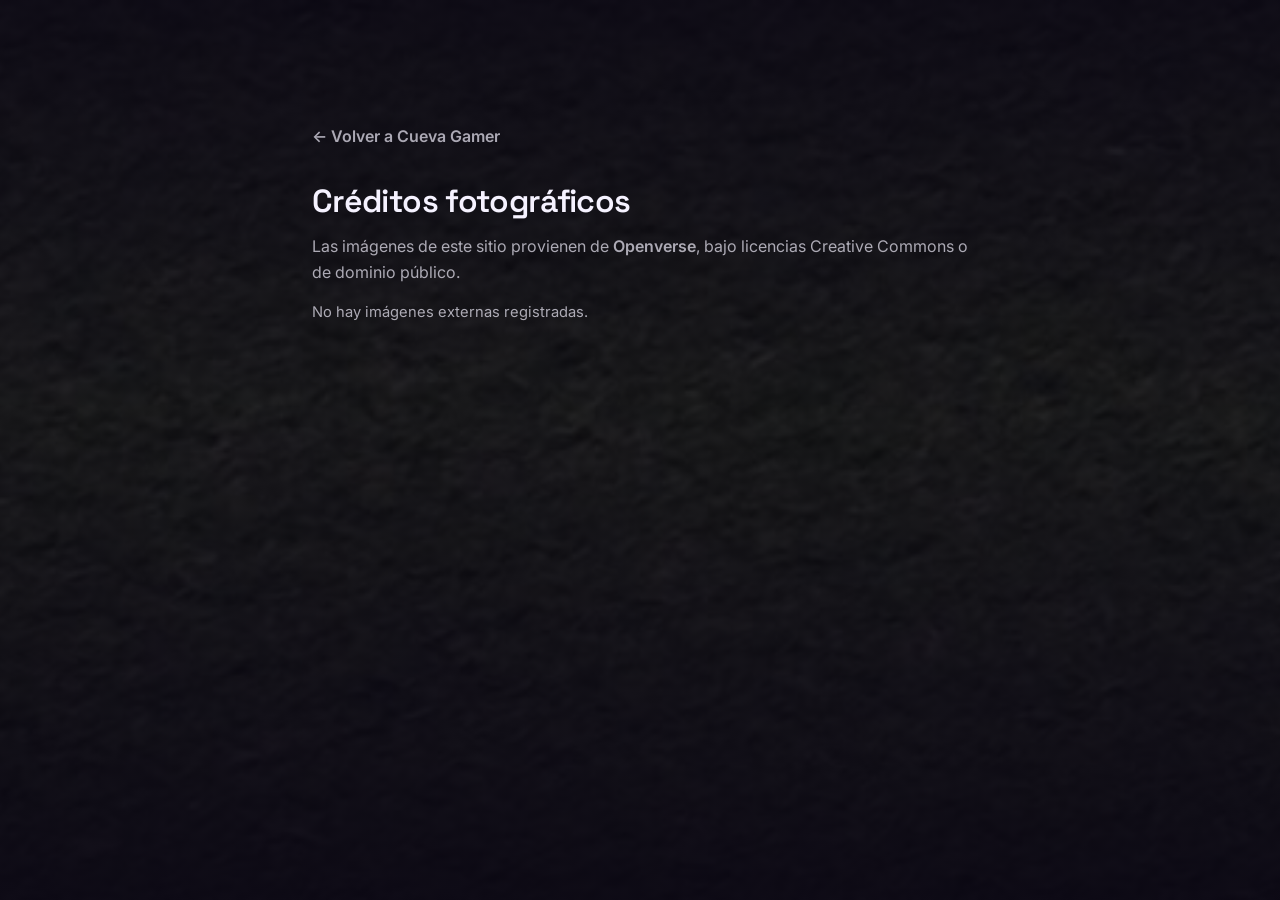
<file: creditos.html>
<!doctype html>
<html lang="es">
<head>
  <meta charset="utf-8" />
  <meta name="viewport" content="width=device-width, initial-scale=1" />
  <title>Créditos fotográficos · Cueva Gamer</title>
  <meta name="robots" content="noindex" />
  <link rel="preconnect" href="https://fonts.googleapis.com" />
  <link rel="preconnect" href="https://fonts.gstatic.com" crossorigin />
  <link rel="stylesheet" href="https://fonts.googleapis.com/css2?family=Space+Grotesk:wght@500;600;700&family=Inter:wght@400;500;600&family=JetBrains+Mono:wght@400;500&display=swap" />
  <link rel="stylesheet" href="styles.css?v=20260908" />
  <style>
    .credits-main { padding-top: calc(var(--nav-h) + 3rem); padding-bottom: 5rem; max-width: 720px; }
    .credits-list li { padding-block: 1rem; border-top: 1px solid var(--line-soft); font-size: 0.92rem; color: var(--ink-mute); }
    .credits-list li:first-child { border-top: 0; }
    .credits-list a { color: var(--accent); }
    .back-link { display: inline-flex; align-items: center; gap: 0.4rem; margin-bottom: 2rem; color: var(--ink-mute); }
  </style>
</head>
<body>
  <a class="skip-link" href="#main">Saltar al contenido</a>
  <main id="main" class="container credits-main">
    <a class="back-link text-link" href="index.html">&larr; Volver a Cueva Gamer</a>
    <h1>Créditos fotográficos</h1>
    <p style="color:var(--ink-mute); margin-top:1rem;">
      Las imágenes de este sitio provienen de
      <a class="text-link" href="https://openverse.org" target="_blank" rel="noopener">Openverse</a>,
      bajo licencias Creative Commons o de dominio público.
    </p>
    <ul class="credits-list" data-credits aria-live="polite"></ul>
  </main>
  <script defer src="lib/credits-render.js"></script>
</body>
</html>
</file>
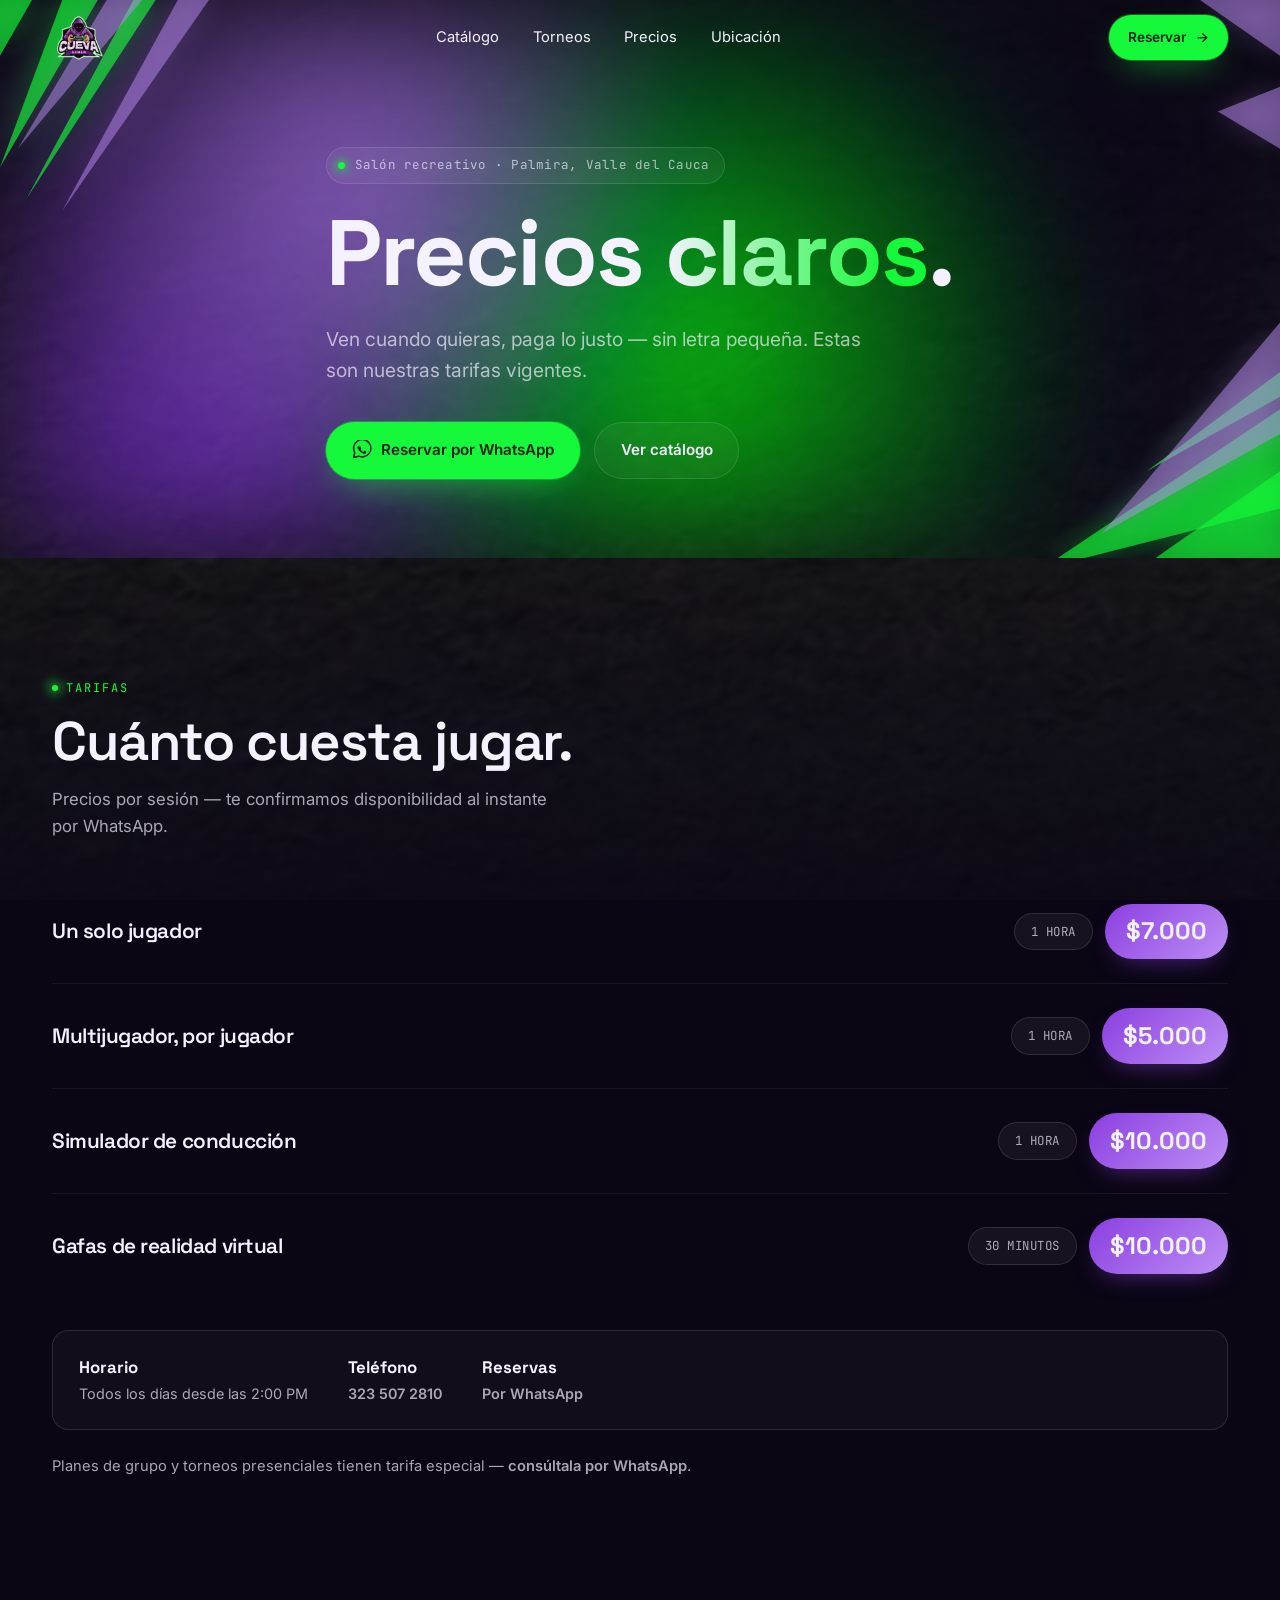
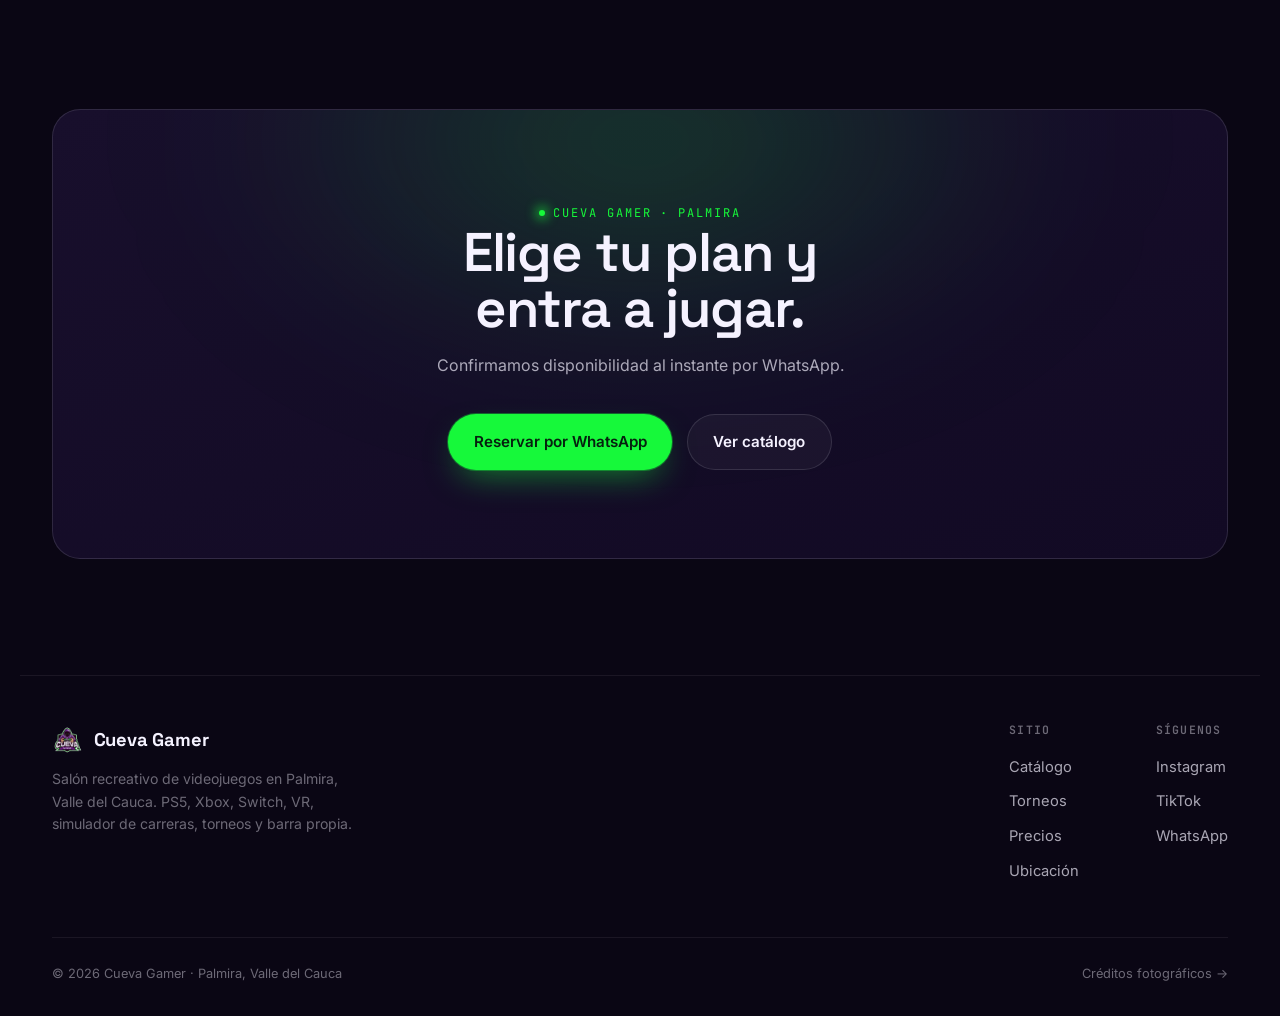
<file: precios.html>
<!doctype html>
<html lang="es">
<head>
  <meta charset="utf-8" />
  <meta name="viewport" content="width=device-width, initial-scale=1" />
  <title>Precios · Cueva Gamer</title>
  <meta name="description" content="Tarifas de Cueva Gamer en Palmira: un jugador, multijugador, simulador de conducción y realidad virtual." />
  <meta name="theme-color" content="#0a0614" />

  <link rel="icon" href="data:image/svg+xml,%3Csvg xmlns='http://www.w3.org/2000/svg' viewBox='0 0 64 64'%3E%3Crect width='64' height='64' rx='16' fill='%23180f2c'/%3E%3Ccircle cx='32' cy='32' r='13' fill='%2316f93a'/%3E%3C/svg%3E" />

  <link rel="preconnect" href="https://fonts.googleapis.com" />
  <link rel="preconnect" href="https://fonts.gstatic.com" crossorigin />
  <link rel="stylesheet" href="https://fonts.googleapis.com/css2?family=Space+Grotesk:wght@500;600;700&family=Inter:wght@400;500;600;700&family=JetBrains+Mono:wght@400;500&display=swap" />

  <link rel="preload" as="image" href="assets/img/logo.png" fetchpriority="high" />
  <link rel="stylesheet" href="styles.css?v=20260909" />
</head>
<body>
  <a class="skip-link" href="#main">Saltar al contenido</a>

  <div class="splash" data-splash aria-hidden="true">
    <span class="splash-mark"><span class="dot"></span>Cueva Gamer</span>
  </div>

  <header class="nav" data-nav>
    <div class="container nav-inner">
      <a class="nav-logo" href="index.html">
        <img class="nav-logo-mark" src="assets/img/logo.png" alt="Cueva Gamer" width="56" height="56" fetchpriority="high" />
      </a>
      <nav class="nav-links" aria-label="Secciones">
        <a class="nav-link" href="index.html#juegos">Catálogo</a>
        <a class="nav-link" href="torneos.html">Torneos</a>
        <a class="nav-link" href="precios.html" aria-current="page">Precios</a>
        <a class="nav-link" href="index.html#ubicacion">Ubicación</a>
      </nav>
      <div class="nav-actions">
        <a class="btn btn-primary btn-sm" data-contact="whatsapp" href="#" target="_blank" rel="noopener">Reservar <span aria-hidden="true">→</span></a>
        <button class="nav-burger" data-nav-burger aria-label="Abrir menú" aria-haspopup="true" aria-expanded="false" aria-controls="nav-mobile">
          <span></span>
        </button>
      </div>
    </div>
  </header>

  <div class="nav-mobile" id="nav-mobile" data-nav-mobile data-open="false" aria-hidden="true">
    <a href="index.html#juegos">Catálogo</a>
    <a href="torneos.html">Torneos</a>
    <a href="precios.html">Precios</a>
    <a href="index.html#ubicacion">Ubicación</a>
    <a href="#" data-contact="whatsapp" target="_blank" rel="noopener">Reservar por WhatsApp</a>
  </div>

  <main id="main">
    <section class="hero hero--compact">
      <div class="hero-gradient" aria-hidden="true"></div>
      <div class="hero-streaks" aria-hidden="true">
        <svg viewBox="0 0 1440 900" preserveAspectRatio="none">
          <g class="streak streak-green">
            <polygon points="0,0 36,0 0,90" />
            <polygon points="70,0 110,0 0,270" />
            <polygon points="150,0 175,0 30,320" />
            <polygon points="1440,760 1440,900 1300,900" />
            <polygon points="1440,660 1440,820 1220,900 1190,900" />
            <polygon points="1440,600 1440,640 1290,760" />
          </g>
          <g class="streak streak-purple">
            <polygon points="120,0 160,0 20,240" />
            <polygon points="200,0 235,0 70,340" />
            <polygon points="1440,520 1440,700 1240,860" />
            <polygon points="1440,0 1440,90 1350,0" />
            <polygon points="1440,140 1440,240 1370,180" />
          </g>
        </svg>
      </div>
      <div class="hero-grain" aria-hidden="true"></div>
      <div class="container hero-inner">
        <span class="hero-meta"><span class="dot"></span>Salón recreativo · Palmira, Valle del Cauca</span>
        <h1 class="hero-title">Precios <em>claros</em>.</h1>
        <p class="hero-sub">Ven cuando quieras, paga lo justo — sin letra pequeña. Estas son nuestras tarifas vigentes.</p>
        <div class="hero-actions">
          <a class="btn btn-primary" data-contact="whatsapp" href="#" target="_blank" rel="noopener">
            <svg viewBox="0 0 24 24" fill="none" stroke="currentColor" stroke-width="1.8" stroke-linecap="round" stroke-linejoin="round"><path d="M20.5 3.5a10.4 10.4 0 0 0-17.2 11.6L2 21l6.1-1.6A10.4 10.4 0 0 0 20.5 3.5Z"/><path d="M8.3 8.4c.2-.5.5-.5.8-.5h.6c.2 0 .4 0 .6.4.2.5.7 1.7.7 1.8.1.2.1.3 0 .5-.1.2-.2.3-.3.5-.2.2-.3.3-.1.6.7 1.1 1.5 1.9 2.6 2.4.2.1.4.1.5-.1.2-.2.6-.7.8-.9.2-.2.3-.2.5-.1.2.1 1.5.7 1.7.8.2.1.4.2.4.3.1.2.1.9-.2 1.4-.3.5-1.4 1.1-2 1.1-.5 0-1.2 0-3.5-1.2-2.3-1.3-3.7-3.7-3.8-3.9-.1-.2-.9-1.3-.9-2.4 0-1.2.6-1.8.8-2Z" fill="currentColor" stroke="none"/></svg>
            Reservar por WhatsApp
          </a>
          <a class="btn btn-ghost" href="index.html#juegos">Ver catálogo</a>
        </div>
      </div>
    </section>

    <section class="section container" id="tarifas">
      <div class="section-head" data-reveal>
        <span class="eyebrow">Tarifas</span>
        <h2>Cuánto cuesta jugar.</h2>
        <p>Precios por sesión — te confirmamos disponibilidad al instante por WhatsApp.</p>
      </div>

      <div class="price-list">
        <div class="price-item" data-reveal>
          <h3>Un solo jugador</h3>
          <div class="price-item-row">
            <span class="price-duration">1 hora</span>
            <span class="price-amount">$7.000</span>
          </div>
        </div>
        <div class="price-item" data-reveal>
          <h3>Multijugador, por jugador</h3>
          <div class="price-item-row">
            <span class="price-duration">1 hora</span>
            <span class="price-amount">$5.000</span>
          </div>
        </div>
        <div class="price-item" data-reveal>
          <h3>Simulador de conducción</h3>
          <div class="price-item-row">
            <span class="price-duration">1 hora</span>
            <span class="price-amount">$10.000</span>
          </div>
        </div>
        <div class="price-item" data-reveal>
          <h3>Gafas de realidad virtual</h3>
          <div class="price-item-row">
            <span class="price-duration">30 minutos</span>
            <span class="price-amount">$10.000</span>
          </div>
        </div>
      </div>

      <div class="hours-band" data-reveal>
        <div>
          <strong>Horario</strong><br />
          <span>Todos los días desde las 2:00 PM</span>
        </div>
        <div>
          <strong>Teléfono</strong><br />
          <span><a class="text-link" data-contact="phoneHref" href="#">323 507 2810</a></span>
        </div>
        <div>
          <strong>Reservas</strong><br />
          <span><a class="text-link" data-contact="whatsapp" href="#" target="_blank" rel="noopener">Por WhatsApp</a></span>
        </div>
      </div>
      <p class="price-note" data-reveal>Planes de grupo y torneos presenciales tienen tarifa especial — <a class="text-link" data-contact="whatsapp" href="#" target="_blank" rel="noopener">consúltala por WhatsApp</a>.</p>
    </section>

    <section class="section container">
      <div class="final-cta" data-reveal>
        <span class="eyebrow">Cueva Gamer · Palmira</span>
        <h2>Elige tu plan y entra a jugar.</h2>
        <p>Confirmamos disponibilidad al instante por WhatsApp.</p>
        <div class="hero-actions">
          <a class="btn btn-primary" data-contact="whatsapp" href="#" target="_blank" rel="noopener">Reservar por WhatsApp</a>
          <a class="btn btn-ghost" href="index.html#juegos">Ver catálogo</a>
        </div>
      </div>
    </section>
  </main>

  <footer class="footer container">
    <div class="footer-top">
      <div class="footer-brand">
        <span class="nav-logo"><img class="nav-logo-mark" src="assets/img/logo.png" alt="" width="32" height="32" loading="lazy" />Cueva Gamer</span>
        <p>Salón recreativo de videojuegos en Palmira, Valle del Cauca. PS5, Xbox, Switch, VR, simulador de carreras, torneos y barra propia.</p>
      </div>
      <div class="footer-links">
        <div class="footer-col">
          <h4>Sitio</h4>
          <a href="index.html#juegos">Catálogo</a>
          <a href="torneos.html">Torneos</a>
          <a href="precios.html">Precios</a>
          <a href="index.html#ubicacion">Ubicación</a>
        </div>
        <div class="footer-col">
          <h4>Síguenos</h4>
          <a data-contact="instagram" href="#" target="_blank" rel="noopener">Instagram</a>
          <a data-contact="tiktok" href="#" target="_blank" rel="noopener">TikTok</a>
          <a data-contact="whatsapp" href="#" target="_blank" rel="noopener">WhatsApp</a>
        </div>
      </div>
    </div>
    <div class="footer-bottom">
      <span>&copy; 2026 Cueva Gamer · Palmira, Valle del Cauca</span>
      <a href="creditos.html">Créditos fotográficos →</a>
    </div>
  </footer>

  <script defer src="lib/gsap.min.js"></script>
  <script defer src="lib/ScrollTrigger.min.js"></script>
  <script defer src="lib/manifest.js"></script>
  <script defer src="main.js?v=20260908"></script>
</body>
</html>
</file>
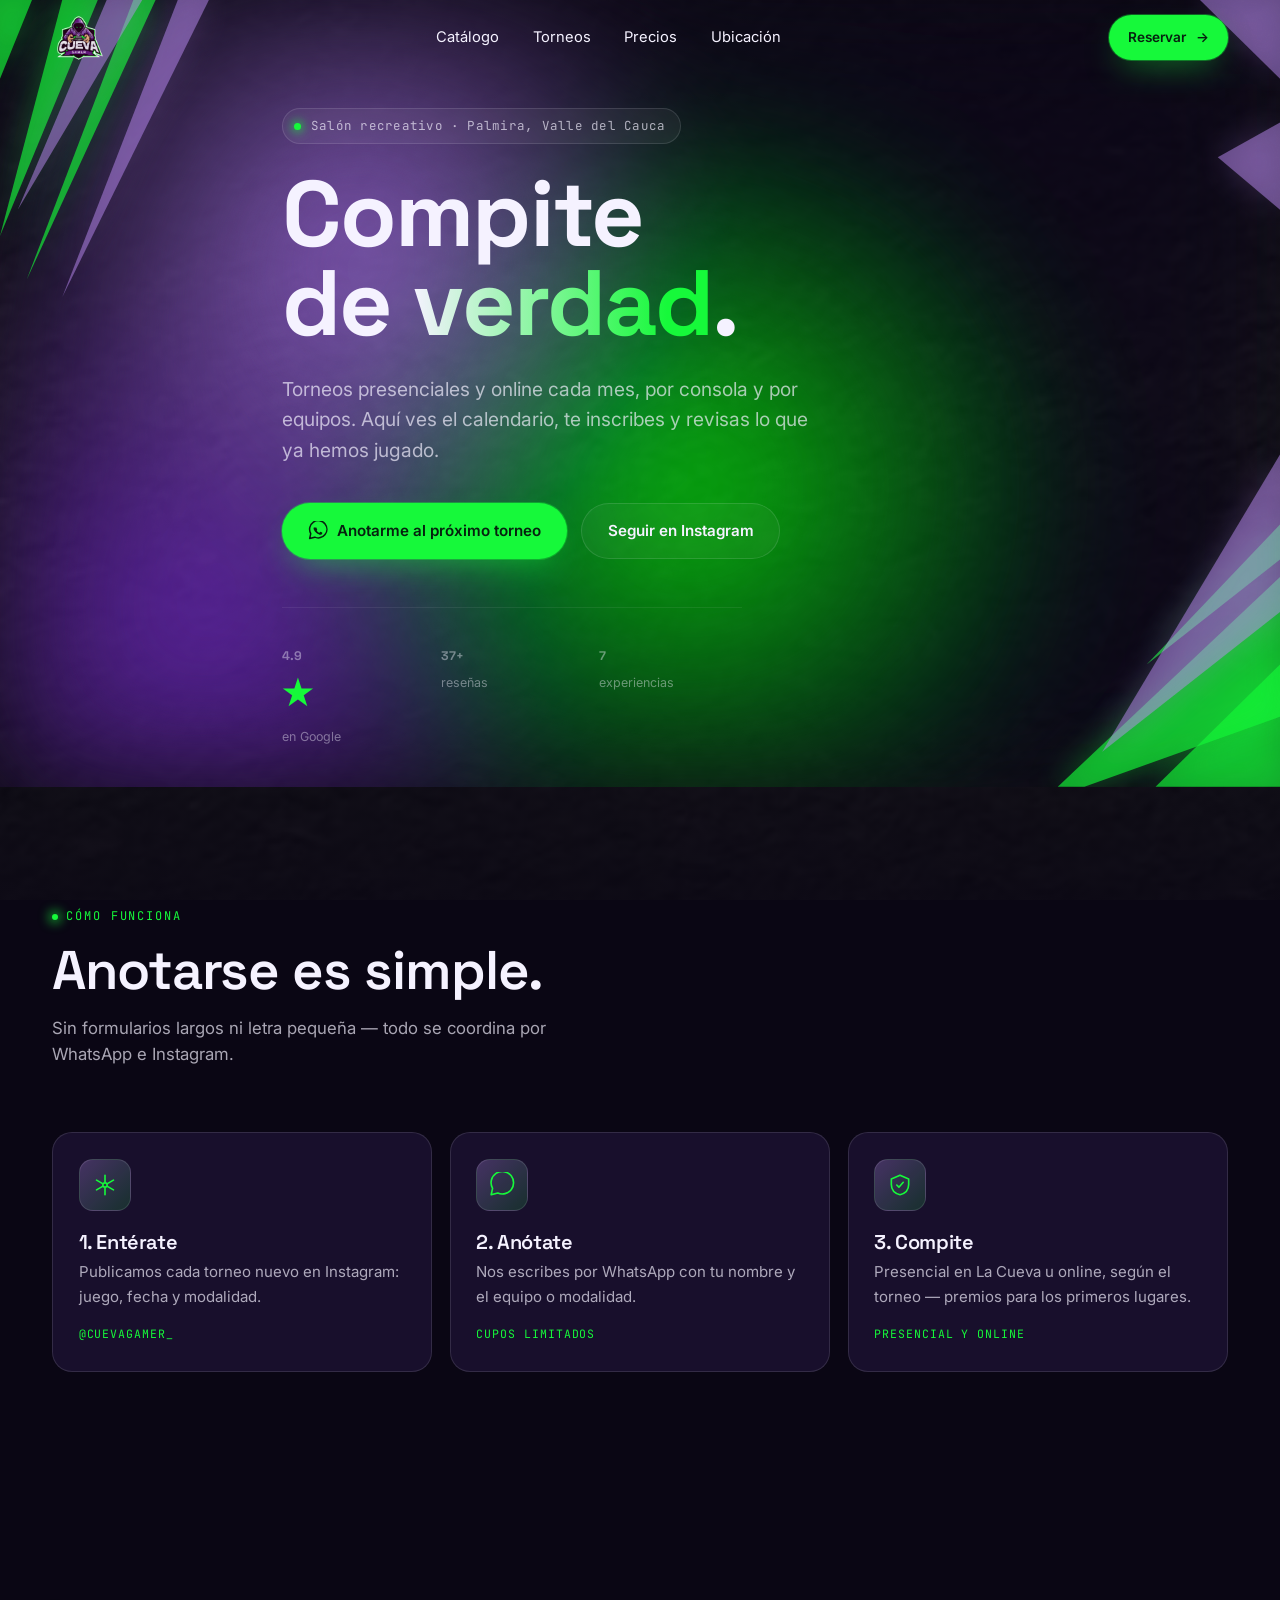
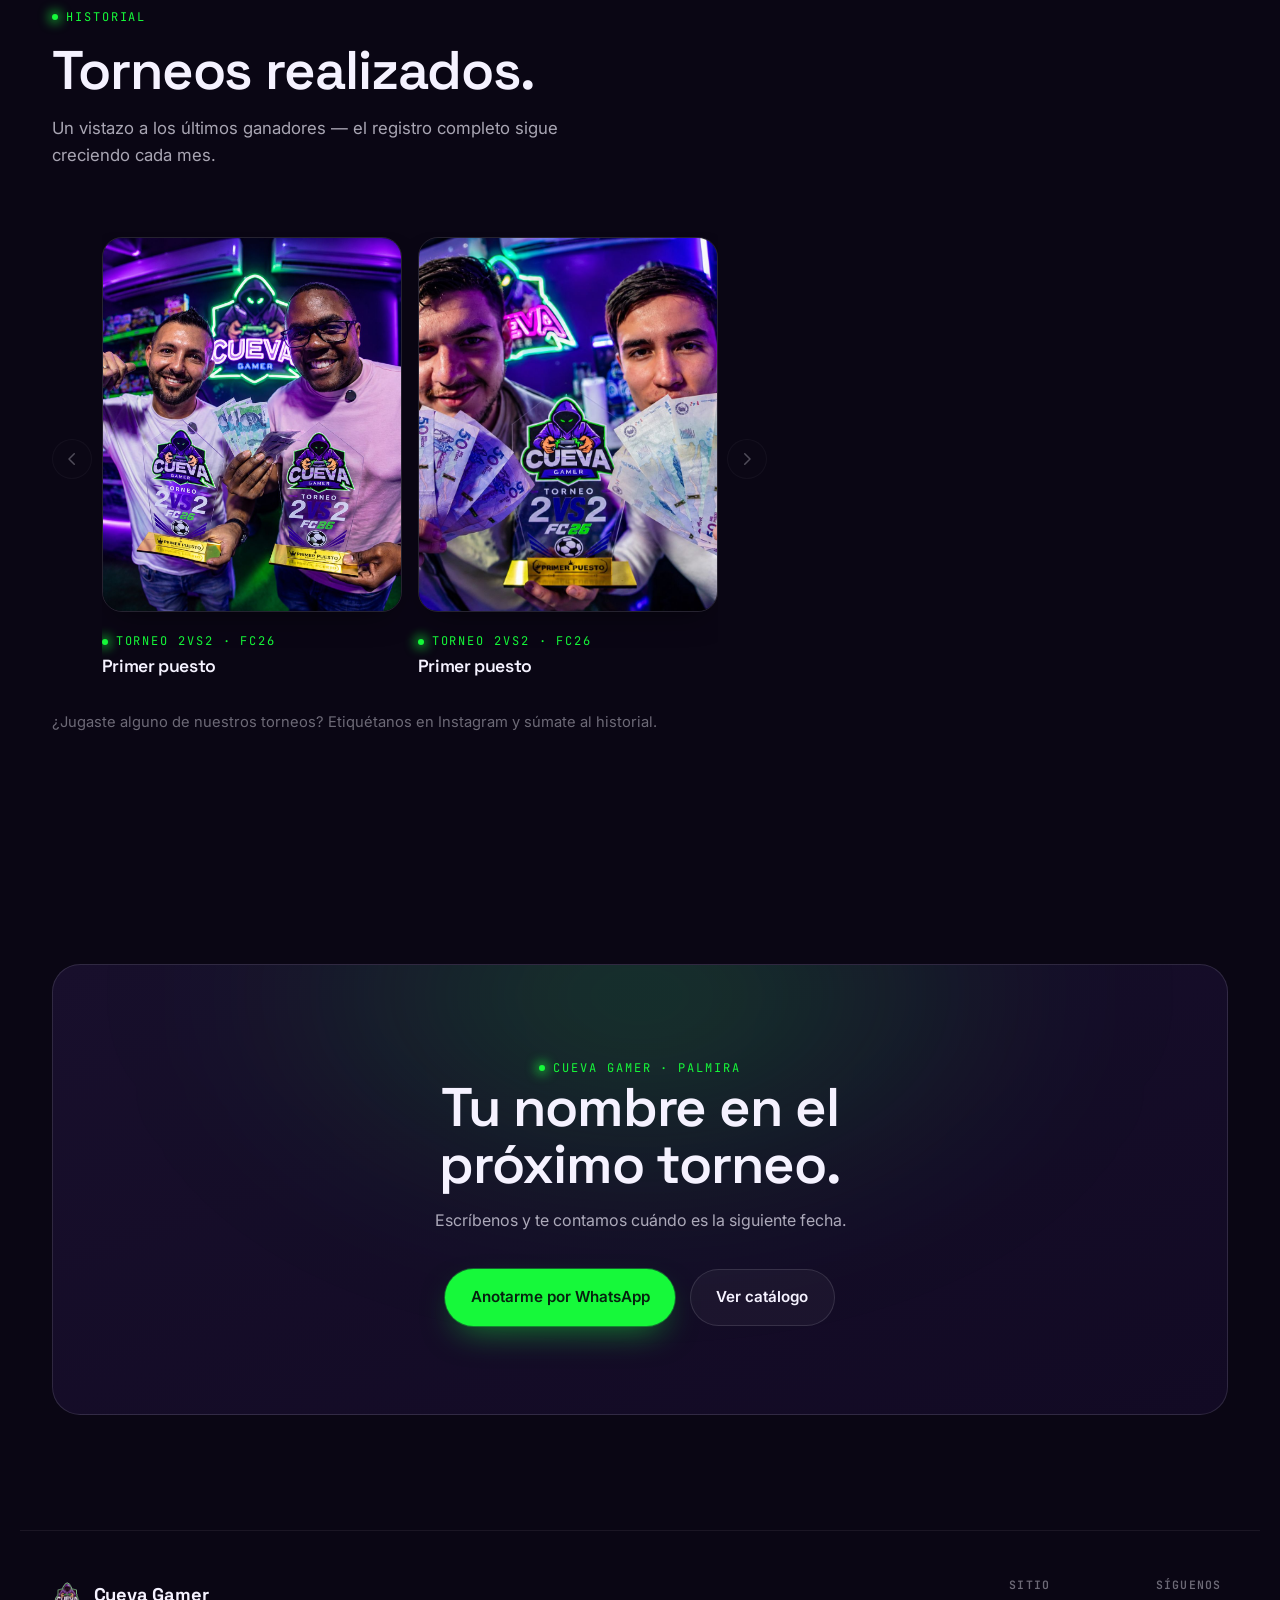
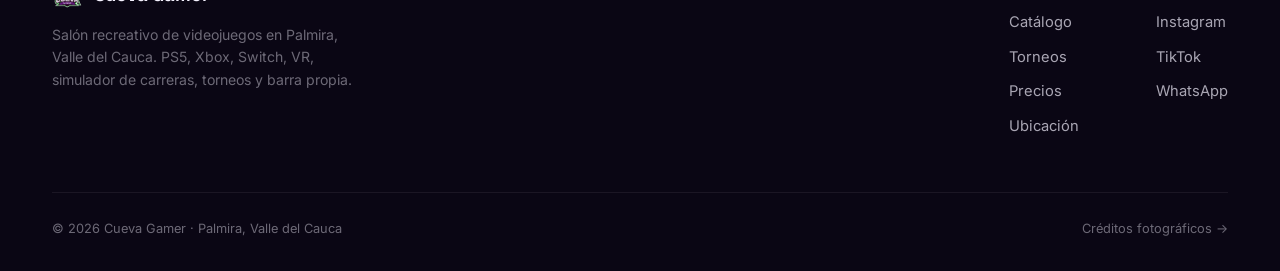
<file: torneos.html>
<!doctype html>
<html lang="es">
<head>
  <meta charset="utf-8" />
  <meta name="viewport" content="width=device-width, initial-scale=1" />
  <title>Torneos · Cueva Gamer</title>
  <meta name="description" content="Torneos presenciales y online en Cueva Gamer, Palmira. Calendario, inscripciones e historial de torneos anteriores." />
  <meta name="theme-color" content="#0a0614" />

  <link rel="icon" href="data:image/svg+xml,%3Csvg xmlns='http://www.w3.org/2000/svg' viewBox='0 0 64 64'%3E%3Crect width='64' height='64' rx='16' fill='%23180f2c'/%3E%3Ccircle cx='32' cy='32' r='13' fill='%2316f93a'/%3E%3C/svg%3E" />

  <link rel="preconnect" href="https://fonts.googleapis.com" />
  <link rel="preconnect" href="https://fonts.gstatic.com" crossorigin />
  <link rel="stylesheet" href="https://fonts.googleapis.com/css2?family=Space+Grotesk:wght@500;600;700&family=Inter:wght@400;500;600;700&family=JetBrains+Mono:wght@400;500&display=swap" />

  <link rel="preload" as="image" href="assets/img/logo.png" fetchpriority="high" />
  <link rel="stylesheet" href="styles.css?v=20260908" />
</head>
<body>
  <a class="skip-link" href="#main">Saltar al contenido</a>

  <div class="splash" data-splash aria-hidden="true">
    <span class="splash-mark"><span class="dot"></span>Cueva Gamer</span>
  </div>

  <header class="nav" data-nav>
    <div class="container nav-inner">
      <a class="nav-logo" href="index.html">
        <img class="nav-logo-mark" src="assets/img/logo.png" alt="Cueva Gamer" width="56" height="56" fetchpriority="high" />
      </a>
      <nav class="nav-links" aria-label="Secciones">
        <a class="nav-link" href="index.html#juegos">Catálogo</a>
        <a class="nav-link" href="torneos.html" aria-current="page">Torneos</a>
        <a class="nav-link" href="index.html#precios">Precios</a>
        <a class="nav-link" href="index.html#ubicacion">Ubicación</a>
      </nav>
      <div class="nav-actions">
        <a class="btn btn-primary btn-sm" data-contact="whatsapp" href="#" target="_blank" rel="noopener">Reservar <span aria-hidden="true">→</span></a>
        <button class="nav-burger" data-nav-burger aria-label="Abrir menú" aria-haspopup="true" aria-expanded="false" aria-controls="nav-mobile">
          <span></span>
        </button>
      </div>
    </div>
  </header>

  <div class="nav-mobile" id="nav-mobile" data-nav-mobile data-open="false" aria-hidden="true">
    <a href="index.html#juegos">Catálogo</a>
    <a href="torneos.html">Torneos</a>
    <a href="index.html#precios">Precios</a>
    <a href="index.html#ubicacion">Ubicación</a>
    <a href="#" data-contact="whatsapp" target="_blank" rel="noopener">Reservar por WhatsApp</a>
  </div>

  <main id="main">
    <section class="hero hero--compact">
      <div class="hero-gradient" aria-hidden="true"></div>
      <div class="hero-streaks" aria-hidden="true">
        <svg viewBox="0 0 1440 900" preserveAspectRatio="none">
          <g class="streak streak-green">
            <polygon points="0,0 36,0 0,90" />
            <polygon points="70,0 110,0 0,270" />
            <polygon points="150,0 175,0 30,320" />
            <polygon points="1440,760 1440,900 1300,900" />
            <polygon points="1440,660 1440,820 1220,900 1190,900" />
            <polygon points="1440,600 1440,640 1290,760" />
          </g>
          <g class="streak streak-purple">
            <polygon points="120,0 160,0 20,240" />
            <polygon points="200,0 235,0 70,340" />
            <polygon points="1440,520 1440,700 1240,860" />
            <polygon points="1440,0 1440,90 1350,0" />
            <polygon points="1440,140 1440,240 1370,180" />
          </g>
        </svg>
      </div>
      <div class="hero-grain" aria-hidden="true"></div>
      <div class="container hero-inner">
        <span class="hero-meta"><span class="dot"></span>Salón recreativo · Palmira, Valle del Cauca</span>
        <h1 class="hero-title">Compite de <em>verdad</em>.</h1>
        <p class="hero-sub">Torneos presenciales y online cada mes, por consola y por equipos. Aquí ves el calendario, te inscribes y revisas lo que ya hemos jugado.</p>
        <div class="hero-actions">
          <a class="btn btn-primary" data-contact="whatsapp" href="#" target="_blank" rel="noopener">
            <svg viewBox="0 0 24 24" fill="none" stroke="currentColor" stroke-width="1.8" stroke-linecap="round" stroke-linejoin="round"><path d="M20.5 3.5a10.4 10.4 0 0 0-17.2 11.6L2 21l6.1-1.6A10.4 10.4 0 0 0 20.5 3.5Z"/><path d="M8.3 8.4c.2-.5.5-.5.8-.5h.6c.2 0 .4 0 .6.4.2.5.7 1.7.7 1.8.1.2.1.3 0 .5-.1.2-.2.3-.3.5-.2.2-.3.3-.1.6.7 1.1 1.5 1.9 2.6 2.4.2.1.4.1.5-.1.2-.2.6-.7.8-.9.2-.2.3-.2.5-.1.2.1 1.5.7 1.7.8.2.1.4.2.4.3.1.2.1.9-.2 1.4-.3.5-1.4 1.1-2 1.1-.5 0-1.2 0-3.5-1.2-2.3-1.3-3.7-3.7-3.8-3.9-.1-.2-.9-1.3-.9-2.4 0-1.2.6-1.8.8-2Z" fill="currentColor" stroke="none"/></svg>
            Anotarme al próximo torneo
          </a>
          <a class="btn btn-ghost" data-contact="instagram" href="#" target="_blank" rel="noopener">Seguir en Instagram</a>
        </div>
        <div class="torneos-stats torneos-stats--hero">
          <div class="torneos-stat">
            <strong><span data-count-to="4.9">4.9</span>★</strong>
            <span>en Google</span>
          </div>
          <div class="torneos-stat">
            <strong><span data-count-to="37" data-count-suffix="+">37+</span></strong>
            <span>reseñas</span>
          </div>
          <div class="torneos-stat">
            <strong><span data-count-to="7">7</span></strong>
            <span>experiencias</span>
          </div>
        </div>
      </div>
    </section>

    <section class="section container">
      <div class="section-head" data-reveal>
        <span class="eyebrow">Cómo funciona</span>
        <h2>Anotarse es simple.</h2>
        <p>Sin formularios largos ni letra pequeña — todo se coordina por WhatsApp e Instagram.</p>
      </div>
      <div class="catalog-grid">
        <article class="card" data-reveal>
          <span class="card-icon" aria-hidden="true">
            <svg viewBox="0 0 24 24" fill="none" stroke="currentColor" stroke-width="1.5" stroke-linecap="round" stroke-linejoin="round"><path d="M12 3v6M12 21v-6M4.2 7.5l5.2 3M14.6 13.5l5.2 3M4.2 16.5l5.2-3M14.6 10.5l5.2-3"/><circle cx="12" cy="12" r="2"/></svg>
          </span>
          <h3>1. Entérate</h3>
          <p>Publicamos cada torneo nuevo en Instagram: juego, fecha y modalidad.</p>
          <span class="card-tag">@cuevagamer_</span>
        </article>
        <article class="card" data-reveal>
          <span class="card-icon" aria-hidden="true">
            <svg viewBox="0 0 24 24" fill="none" stroke="currentColor" stroke-width="1.5" stroke-linecap="round" stroke-linejoin="round"><path d="M20.5 3.5a10.4 10.4 0 0 0-17.2 11.6L2 21l6.1-1.6A10.4 10.4 0 0 0 20.5 3.5Z"/></svg>
          </span>
          <h3>2. Anótate</h3>
          <p>Nos escribes por WhatsApp con tu nombre y el equipo o modalidad.</p>
          <span class="card-tag">Cupos limitados</span>
        </article>
        <article class="card" data-reveal>
          <span class="card-icon" aria-hidden="true">
            <svg viewBox="0 0 24 24" fill="none" stroke="currentColor" stroke-width="1.5" stroke-linecap="round" stroke-linejoin="round"><path d="M12 3 4 6.5v5c0 5 3.4 8.3 8 9.5 4.6-1.2 8-4.5 8-9.5v-5L12 3Z"/><path d="M9 12l2 2 4-4.5"/></svg>
          </span>
          <h3>3. Compite</h3>
          <p>Presencial en La Cueva u online, según el torneo — premios para los primeros lugares.</p>
          <span class="card-tag">Presencial y online</span>
        </article>
      </div>
    </section>

    <section class="section container" id="historial">
      <div class="section-head" data-reveal>
        <span class="eyebrow">Historial</span>
        <h2>Torneos realizados.</h2>
        <p>Un vistazo a los últimos ganadores — el registro completo sigue creciendo cada mes.</p>
      </div>
      <div class="games-carousel torneo-carousel" data-reveal>
        <button class="carousel-arrow carousel-arrow--prev" data-carousel-prev aria-label="Torneo anterior">
          <svg viewBox="0 0 24 24" fill="none" stroke="currentColor" stroke-width="2" stroke-linecap="round" stroke-linejoin="round"><path d="M15 5l-7 7 7 7"/></svg>
        </button>
        <div class="games-track torneo-track" data-carousel-track>
          <article class="torneo-card">
            <div class="torneo-card-photo">
              <img src="assets/img/torneo-fc26-1.jpg" alt="Dupla campeona del torneo 2vs2 de FC26 en Cueva Gamer, primer puesto" loading="lazy" decoding="async" />
            </div>
            <div class="torneo-card-caption">
              <span class="eyebrow">Torneo 2vs2 · FC26</span>
              <h3>Primer puesto</h3>
            </div>
          </article>
          <article class="torneo-card">
            <div class="torneo-card-photo">
              <img src="assets/img/torneo-fc26-2.jpg" alt="Otra dupla campeona del torneo 2vs2 de FC26 en Cueva Gamer" loading="lazy" decoding="async" />
            </div>
            <div class="torneo-card-caption">
              <span class="eyebrow">Torneo 2vs2 · FC26</span>
              <h3>Primer puesto</h3>
            </div>
          </article>
        </div>
        <button class="carousel-arrow carousel-arrow--next" data-carousel-next aria-label="Siguiente torneo">
          <svg viewBox="0 0 24 24" fill="none" stroke="currentColor" stroke-width="2" stroke-linecap="round" stroke-linejoin="round"><path d="M9 5l7 7-7 7"/></svg>
        </button>
      </div>
      <p class="torneo-history-note" data-reveal>¿Jugaste alguno de nuestros torneos? Etiquétanos en Instagram y súmate al historial.</p>
    </section>

    <section class="section container">
      <div class="final-cta" data-reveal>
        <span class="eyebrow">Cueva Gamer · Palmira</span>
        <h2>Tu nombre en el próximo torneo.</h2>
        <p>Escríbenos y te contamos cuándo es la siguiente fecha.</p>
        <div class="hero-actions">
          <a class="btn btn-primary" data-contact="whatsapp" href="#" target="_blank" rel="noopener">Anotarme por WhatsApp</a>
          <a class="btn btn-ghost" href="index.html#juegos">Ver catálogo</a>
        </div>
      </div>
    </section>
  </main>

  <footer class="footer container">
    <div class="footer-top">
      <div class="footer-brand">
        <span class="nav-logo"><img class="nav-logo-mark" src="assets/img/logo.png" alt="" width="32" height="32" loading="lazy" />Cueva Gamer</span>
        <p>Salón recreativo de videojuegos en Palmira, Valle del Cauca. PS5, Xbox, Switch, VR, simulador de carreras, torneos y barra propia.</p>
      </div>
      <div class="footer-links">
        <div class="footer-col">
          <h4>Sitio</h4>
          <a href="index.html#juegos">Catálogo</a>
          <a href="torneos.html">Torneos</a>
          <a href="index.html#precios">Precios</a>
          <a href="index.html#ubicacion">Ubicación</a>
        </div>
        <div class="footer-col">
          <h4>Síguenos</h4>
          <a data-contact="instagram" href="#" target="_blank" rel="noopener">Instagram</a>
          <a data-contact="tiktok" href="#" target="_blank" rel="noopener">TikTok</a>
          <a data-contact="whatsapp" href="#" target="_blank" rel="noopener">WhatsApp</a>
        </div>
      </div>
    </div>
    <div class="footer-bottom">
      <span>&copy; 2026 Cueva Gamer · Palmira, Valle del Cauca</span>
      <a href="creditos.html">Créditos fotográficos →</a>
    </div>
  </footer>

  <script defer src="lib/gsap.min.js"></script>
  <script defer src="lib/ScrollTrigger.min.js"></script>
  <script defer src="lib/manifest.js"></script>
  <script defer src="main.js?v=20260908"></script>
</body>
</html>
</file>
<file: styles.css>
/* =============================================================
   1. Tokens
   ============================================================= */
:root {
  --bg:          #0a0614;
  --bg-2:        #120a24;
  --surface:     #180f2c;
  --surface-2:   #1f1338;
  --ink:         #f5f2ff;
  --ink-mute:    rgba(245, 242, 255, 0.68);
  --ink-dim:     rgba(245, 242, 255, 0.42);
  --accent:      #16f93a;
  --accent-ink:  #06210f;
  --purple:      #8b3fe0;
  --purple-2:    #a575d6;
  --purple-glow: #bd8ef5;
  --line:        rgba(245, 242, 255, 0.12);
  --line-soft:   rgba(245, 242, 255, 0.07);

  --gradient-1: #bd8ef5;
  --gradient-2: #16f93a;
  --gradient-3: #7a3ac2;

  --display: "Space Grotesk", "Segoe UI", -apple-system, BlinkMacSystemFont, sans-serif;
  --sans: "Inter", "Segoe UI", -apple-system, BlinkMacSystemFont, sans-serif;
  --mono: "JetBrains Mono", "Consolas", monospace;

  --ease-out:    cubic-bezier(0.16, 1, 0.3, 1);
  --ease-in:     cubic-bezier(0.7, 0, 0.84, 0);
  --ease-soft:   cubic-bezier(0.25, 0.46, 0.45, 0.94);
  --ease-bounce: cubic-bezier(0.34, 1.56, 0.64, 1);

  --container: 1240px;
  --nav-h: 76px;
}

@property --mesh-angle { syntax: "<angle>"; inherits: false; initial-value: 0deg; }

/* =============================================================
   2. Reset & base
   ============================================================= */
*, *::before, *::after { box-sizing: border-box; margin: 0; }
html {
  -webkit-text-size-adjust: 100%;
  tab-size: 2;
  scroll-behavior: smooth;
}
@media (prefers-reduced-motion: reduce) { html { scroll-behavior: auto; } }

body {
  background: var(--bg);
  color: var(--ink);
  font-family: var(--sans);
  font-size: 16px;
  line-height: 1.6;
  -webkit-font-smoothing: antialiased;
  -moz-osx-font-smoothing: grayscale;
  text-rendering: optimizeLegibility;
  overflow-x: clip;
  overscroll-behavior-y: none;
  position: relative;
}
body::before {
  content: "";
  position: fixed;
  inset: 0;
  z-index: -1;
  background:
    linear-gradient(180deg, rgba(10,6,20,0.93) 0%, rgba(10,6,20,0.8) 45%, rgba(10,6,20,0.95) 100%),
    url("assets/img/turf-bg.jpg") center/cover no-repeat;
  pointer-events: none;
}

img, svg, video { display: block; max-width: 100%; }
img { height: auto; }
button { font: inherit; color: inherit; cursor: pointer; border: 0; background: none; }
a { color: inherit; text-decoration: none; }
ul { list-style: none; padding: 0; }
p { text-wrap: pretty; }
h1, h2, h3, h4 {
  font-family: var(--display);
  text-wrap: balance;
  line-height: 1.04;
  letter-spacing: -0.02em;
  font-weight: 600;
}
::selection { background: var(--accent); color: var(--accent-ink); }

:focus-visible {
  outline: 2px solid var(--accent);
  outline-offset: 3px;
  border-radius: 4px;
}

/* =============================================================
   3. Utilities
   ============================================================= */
.container { max-width: var(--container); margin-inline: auto; padding-inline: 1.25rem; }
@media (min-width: 720px) { .container { padding-inline: 2rem; } }

.skip-link {
  position: fixed; top: -100px; left: 1rem; z-index: 9999;
  padding: 0.7rem 1.1rem; background: var(--accent); color: var(--accent-ink);
  border-radius: 8px; font-weight: 700;
  transition: top 0.3s var(--ease-out);
}
.skip-link:focus { top: 1rem; }

.sr-only {
  position: absolute; width: 1px; height: 1px; padding: 0; margin: -1px;
  overflow: hidden; clip: rect(0,0,0,0); white-space: nowrap; border: 0;
}

.eyebrow {
  display: inline-flex; align-items: center; gap: 0.5rem;
  font-family: var(--mono); font-size: 0.75rem; letter-spacing: 0.16em;
  text-transform: uppercase; color: var(--accent);
}
.eyebrow::before {
  content: ""; width: 6px; height: 6px; border-radius: 50%;
  background: var(--accent); box-shadow: 0 0 12px 2px var(--accent);
}

.section { padding-block: clamp(4rem, 9vw, 7.5rem); position: relative; }
.section-head { max-width: 640px; margin-bottom: clamp(2.5rem, 5vw, 4rem); }
.section-head h2 { font-size: clamp(2rem, 4.6vw, 3.4rem); margin-top: 0.9rem; }
.section-head p { color: var(--ink-mute); font-size: 1.05rem; margin-top: 1rem; max-width: 52ch; }

/* =============================================================
   4. Buttons & links
   ============================================================= */
.btn {
  display: inline-flex; align-items: center; justify-content: center; gap: 0.6rem;
  padding: 0.95rem 1.6rem; border-radius: 100px;
  font-weight: 600; font-size: 0.95rem;
  transition: transform 0.45s var(--ease-soft), box-shadow 0.45s var(--ease-soft), background 0.3s var(--ease-out);
  white-space: nowrap;
}
.btn-primary {
  background: var(--accent); color: var(--accent-ink);
  box-shadow: 0 0 0 1px rgba(22,249,58,0.35), 0 14px 34px -12px rgba(22,249,58,0.55);
}
.btn-primary:hover { transform: translateY(-3px); box-shadow: 0 0 0 1px rgba(22,249,58,0.5), 0 22px 44px -12px rgba(22,249,58,0.7); }
.btn-primary:active { transform: translateY(-1px); transition-duration: 0.12s; }

.btn-ghost {
  background: rgba(245,242,255,0.04); color: var(--ink);
  border: 1px solid var(--line);
}
.btn-ghost:hover { transform: translateY(-3px); background: rgba(245,242,255,0.08); border-color: rgba(245,242,255,0.28); }

.btn-sm { padding: 0.7rem 1.2rem; font-size: 0.85rem; }

.text-link {
  position: relative; padding-bottom: 0.2rem; font-weight: 600;
}
.text-link::after {
  content: ""; position: absolute; left: 0; right: 0; bottom: -1px;
  height: 1px; background: currentColor;
  transform: scaleX(0); transform-origin: right;
  transition: transform 0.45s var(--ease-out);
}
.text-link:hover::after { transform: scaleX(1); transform-origin: left; }

/* =============================================================
   5. Nav
   ============================================================= */
.nav {
  position: fixed; top: 0; inset-inline: 0; z-index: 100;
  height: var(--nav-h);
  display: flex; align-items: center;
  transition: background-color 0.4s var(--ease-out), backdrop-filter 0.4s var(--ease-out), border-color 0.4s var(--ease-out);
  border-bottom: 1px solid transparent;
}
.nav.is-scrolled {
  background: rgba(10, 6, 20, 0.82);
  backdrop-filter: blur(14px) saturate(140%);
  -webkit-backdrop-filter: blur(14px) saturate(140%);
  border-bottom-color: var(--line);
}
.nav-inner { display: flex; align-items: center; justify-content: space-between; width: 100%; }
.nav-logo { display: flex; align-items: center; gap: 0.6rem; font-family: var(--display); font-weight: 700; font-size: 1.15rem; letter-spacing: -0.01em; }
.nav-logo .dot { width: 9px; height: 9px; border-radius: 50%; background: var(--accent); box-shadow: 0 0 14px 3px rgba(22,249,58,0.7); }
.nav-logo-mark { object-fit: contain; display: block; }
.nav .nav-logo-mark { width: clamp(40px, 5vw, 56px); height: clamp(40px, 5vw, 56px); }
.nav-links { display: none; align-items: center; gap: 2.1rem; font-size: 0.92rem; }
@media (min-width: 960px) { .nav-links { display: flex; } }
.nav-link { position: relative; padding-block: 0.3rem; }
.nav-link::after {
  content: ""; position: absolute; left: 0; right: 0; bottom: 0;
  height: 1px; background: var(--accent);
  transform: scaleX(0); transform-origin: right;
  transition: transform 0.4s var(--ease-out);
}
.nav-link:hover::after { transform: scaleX(1); transform-origin: left; }
.nav-actions { display: flex; align-items: center; gap: 0.9rem; }
.nav-actions .btn-primary { display: none; }
@media (min-width: 560px) { .nav-actions .btn-primary { display: inline-flex; } }
.nav-actions .btn-primary span { transition: transform 0.3s var(--ease-out); display: inline-block; }
.nav-actions .btn-primary:hover span { transform: translateX(3px); }

.nav-burger {
  position: relative; z-index: 96;
  display: grid; place-items: center; width: 44px; height: 44px;
  border-radius: 50%; border: 1px solid var(--line);
}
@media (min-width: 960px) { .nav-burger { display: none; } }
.nav-burger span { position: relative; width: 18px; height: 1.5px; background: var(--ink); display: block; transition: background 0.2s var(--ease-out); }
.nav-burger span::before, .nav-burger span::after {
  content: ""; position: absolute; left: 0; width: 18px; height: 1.5px; background: var(--ink);
  transition: transform 0.3s var(--ease-out), top 0.3s var(--ease-out);
}
.nav-burger span::before { top: -6px; }
.nav-burger span::after { top: 6px; }
.nav-burger[aria-expanded="true"] span { background: transparent; }
.nav-burger[aria-expanded="true"] span::before { top: 0; transform: rotate(45deg); }
.nav-burger[aria-expanded="true"] span::after { top: 0; transform: rotate(-45deg); }

.nav-mobile {
  position: fixed; inset: 0; z-index: 95;
  background: var(--bg-2); color: var(--ink);
  display: flex; flex-direction: column; align-items: center; justify-content: center; gap: 2rem;
  clip-path: inset(0 0 100% 0);
  transition: clip-path 0.6s var(--ease-soft);
}
.nav-mobile[data-open="true"] { clip-path: inset(0); }
.nav-mobile a { font-family: var(--display); font-size: 1.6rem; font-weight: 600; }

/* =============================================================
   6. Hero
   ============================================================= */
.hero {
  position: relative;
  min-height: 100svh;
  display: flex; align-items: center;
  padding-top: calc(var(--nav-h) + 2rem);
  padding-bottom: 3rem;
  isolation: isolate;
  overflow: clip;
}
.hero--compact { min-height: 62svh; padding-bottom: 2.5rem; }
.hero-gradient {
  position: absolute; inset: 0; z-index: -2;
  background:
    radial-gradient(circle 620px at var(--mx, 28%) var(--my, 32%), var(--gradient-1) 0%, transparent 55%),
    radial-gradient(circle 760px at calc(var(--mx, 28%) + 26%) calc(var(--my, 32%) + 30%), var(--gradient-2) 0%, transparent 52%),
    radial-gradient(circle 700px at calc(var(--mx, 28%) - 12%) calc(var(--my, 32%) + 46%), var(--gradient-3) 0%, transparent 58%),
    var(--bg);
  filter: blur(60px) saturate(140%);
  opacity: 0.65;
}
.hero-grain {
  position: absolute; inset: 0; z-index: -1; pointer-events: none;
  opacity: 0.05; mix-blend-mode: overlay;
  background-image: url("data:image/svg+xml;utf8,<svg xmlns='http://www.w3.org/2000/svg' viewBox='0 0 200 200'><filter id='n'><feTurbulence type='fractalNoise' baseFrequency='0.9' numOctaves='3' stitchTiles='stitch'/><feColorMatrix values='0 0 0 0 0 0 0 0 0 0 0 0 0 0 0 0 0 0 0.4 0'/></filter><rect width='100%25' height='100%25' filter='url(%23n)'/></svg>");
  background-size: 220px 220px;
}
.hero-streaks {
  position: absolute; inset: 0; z-index: -1; pointer-events: none;
  overflow: hidden;
}
.hero-streaks svg { width: 100%; height: 100%; }
.streak-green polygon { fill: rgba(22, 249, 58, 0.65); filter: drop-shadow(0 0 18px rgba(22, 249, 58, 0.55)); }
.streak-purple polygon { fill: rgba(189, 142, 245, 0.5); filter: drop-shadow(0 0 18px rgba(189, 142, 245, 0.45)); }
.hero-logo-ghost {
  position: absolute; z-index: -1; pointer-events: none;
  right: -6%; top: 50%; transform: translateY(-50%);
  width: min(62vw, 900px); aspect-ratio: 1;
  opacity: 0.1;
  -webkit-mask-image: linear-gradient(90deg, transparent, #000 25%, #000 100%);
          mask-image: linear-gradient(90deg, transparent, #000 25%, #000 100%);
}
.hero-logo-ghost img { width: 100%; height: 100%; object-fit: contain; }
.hero-inner { position: relative; z-index: 1; max-width: 780px; }
.hero-meta {
  display: inline-flex; align-items: center; gap: 0.6rem;
  font-family: var(--mono); font-size: 0.78rem; letter-spacing: 0.1em;
  color: var(--ink-mute); background: rgba(245,242,255,0.05);
  border: 1px solid var(--line); border-radius: 100px; padding: 0.45rem 0.9rem 0.45rem 0.7rem;
  margin-bottom: 1.6rem;
}
.hero-meta .dot { width: 7px; height: 7px; border-radius: 50%; background: var(--accent); box-shadow: 0 0 10px 2px rgba(22,249,58,0.7); }
.hero-title {
  font-size: clamp(2.9rem, 8.2vw, 5.8rem);
  font-weight: 800;
  line-height: 0.96;
  text-wrap: balance;
}
.hero-title em {
  font-style: normal;
  background: linear-gradient(90deg, var(--ink) 0%, var(--accent) 85%);
  -webkit-background-clip: text; background-clip: text; color: transparent;
}
.hero-sub {
  margin-top: 1.6rem; font-size: clamp(1.02rem, 1.6vw, 1.2rem);
  color: var(--ink-mute); max-width: 46ch;
}
.hero-actions { display: flex; flex-wrap: wrap; gap: 0.9rem; margin-top: 2.3rem; }
.hero-actions .btn svg { width: 20px; height: 20px; flex: none; }

.hero-platforms {
  display: flex; flex-wrap: wrap; gap: 0 clamp(1.2rem, 3vw, 2.2rem);
  margin-top: 3.4rem; padding-top: 2rem; border-top: 1px solid var(--line-soft);
}
.hero-platform {
  display: flex; align-items: center; gap: 0.6rem;
  padding-inline-end: clamp(1.2rem, 3vw, 2.2rem);
  padding-block: 0.4rem;
  border-right: 1px solid var(--line-soft);
}
.hero-platform:last-child { border-right: 0; }
.hero-platform svg { width: 24px; height: 24px; color: var(--ink-dim); flex: none; }
.hero-platform span {
  font-family: var(--mono); font-size: 0.74rem; letter-spacing: 0.04em;
  text-transform: uppercase; color: var(--ink-mute); line-height: 1.25; max-width: 8ch;
}

/* =============================================================
   7. Marquee
   ============================================================= */
.marquee-wrap {
  border-top: 1px solid var(--line-soft); border-bottom: 1px solid var(--line-soft);
  padding-block: 1rem; background: var(--bg-2);
  position: relative; isolation: isolate;
}
.marquee-wrap::before {
  content: ""; position: absolute; inset: 0; z-index: -1;
  background: radial-gradient(60% 140% at 50% 50%, rgba(22,249,58,0.06), transparent 70%);
}
.marquee { overflow: hidden; position: relative; white-space: nowrap; }
.marquee::before, .marquee::after {
  content: ""; position: absolute; top: 0; bottom: 0; width: 90px; z-index: 2; pointer-events: none;
}
.marquee::before { left: 0; background: linear-gradient(90deg, var(--bg-2), transparent); }
.marquee::after { right: 0; background: linear-gradient(270deg, var(--bg-2), transparent); }
.marquee-track { display: inline-flex; gap: 2.75rem; margin-right: 2.75rem; white-space: nowrap; will-change: transform; }
.marquee-item {
  display: inline-flex; align-items: center; gap: 0.5rem;
  font-family: var(--mono); font-size: 0.8rem; letter-spacing: 0.06em; text-transform: uppercase;
  color: var(--ink-mute); transition: color 0.3s var(--ease-out);
}
.marquee-item svg { width: 17px; height: 17px; color: var(--accent); flex: none; opacity: 0.85; transition: opacity 0.3s var(--ease-out); }
.marquee-item em { font-style: normal; }
.marquee-item:hover { color: var(--ink); }
.marquee-item:hover svg { opacity: 1; }
.marquee-item:not(:first-child) { position: relative; }
.marquee-item:not(:first-child)::before {
  content: ""; position: absolute; left: -1.4rem; top: 50%; transform: translateY(-50%);
  width: 4px; height: 4px; border-radius: 50%;
  background: var(--purple-glow); box-shadow: 0 0 8px 1px rgba(189,142,245,0.7);
}

/* =============================================================
   7b. Ambient interstitial images
   ============================================================= */
.ambient-section { position: relative; isolation: isolate; }
.ambient-logo-ghost {
  position: absolute; z-index: -1; pointer-events: none;
  left: 50%; top: 50%; transform: translate(-50%, -50%);
  width: min(74vw, 760px); aspect-ratio: 1;
  opacity: 0.08;
  -webkit-mask-image: radial-gradient(closest-side, #000 55%, transparent 100%);
          mask-image: radial-gradient(closest-side, #000 55%, transparent 100%);
}
.ambient-logo-ghost img { width: 100%; height: 100%; object-fit: contain; }
.ambient-track {
  display: flex; gap: 1.1rem; overflow-x: auto; scroll-snap-type: x mandatory;
  scroll-behavior: smooth; scrollbar-width: none; padding-block: 0.3rem 0.6rem;
}
.ambient-track::-webkit-scrollbar { display: none; }
.ambient-slide {
  position: relative; flex: 0 0 auto; width: clamp(280px, 84vw, 760px);
  scroll-snap-align: start; border-radius: 24px; overflow: hidden;
  border: 1px solid var(--line);
}
.ambient-slide img {
  display: block; width: 100%; height: clamp(260px, 46vw, 480px); object-fit: cover;
  filter: saturate(1.08) contrast(1.03);
}
.ambient-slide--captioned::after {
  content: ""; position: absolute; inset: 0;
  background: linear-gradient(0deg, rgba(10,6,20,0.92) 0%, rgba(10,6,20,0.15) 55%, transparent 80%);
}
.ambient-caption {
  position: absolute; left: 0; right: 0; bottom: 0; z-index: 1;
  padding: 1.6rem clamp(1.2rem, 3vw, 2.4rem);
  font-family: var(--display); font-size: clamp(1.05rem, 2.2vw, 1.4rem);
  max-width: 46ch; color: var(--ink);
}

/* =============================================================
   8. Catalogo cards
   ============================================================= */
.consoles-banner {
  position: relative; isolation: isolate; overflow: hidden;
  min-height: clamp(360px, 52vw, 580px);
  display: flex; align-items: center;
  margin-bottom: clamp(2rem, 4vw, 3rem);
}
.consoles-banner-img {
  position: absolute; inset: 0; z-index: -2;
  width: 100%; height: 100%; object-fit: cover; object-position: center 28%;
  filter: saturate(1.08) contrast(1.02);
  animation: bannerAmbientZoom 26s ease-in-out infinite;
}
@keyframes bannerAmbientZoom {
  0%, 100% { transform: scale(1.04) translate3d(0, 0, 0); }
  50%      { transform: scale(1.13) translate3d(-1%, -1%, 0); }
}
.consoles-banner-fade {
  position: absolute; inset: 0; z-index: -1;
  background:
    linear-gradient(90deg, var(--bg) 0%, var(--bg) 14%, rgba(10,6,20,0.88) 24%, rgba(10,6,20,0.35) 36%, transparent 50%),
    linear-gradient(0deg, var(--bg) 0%, transparent 16%, transparent 84%, var(--bg) 100%);
}
.consoles-banner-content {
  position: relative; z-index: 1;
  padding-block: clamp(2rem, 6vw, 3.5rem);
  max-width: 520px;
}
.consoles-banner-content h2 {
  margin-top: 0.7rem;
  font-size: clamp(2.4rem, 6vw, 4rem);
  text-transform: uppercase;
  line-height: 0.94;
  letter-spacing: -0.01em;
}
.consoles-banner-content h2 em { font-style: normal; color: var(--accent); }
.consoles-banner-content p { color: var(--ink-mute); margin-top: 1rem; max-width: 38ch; font-size: 1.05rem; }
.catalog-grid {
  display: grid; grid-template-columns: 1fr; gap: 1.1rem;
}
@media (min-width: 640px) { .catalog-grid { grid-template-columns: repeat(2, 1fr); } }
@media (min-width: 1024px) { .catalog-grid { grid-template-columns: repeat(3, 1fr); } }

.card {
  position: relative; isolation: isolate;
  background: var(--surface);
  border: 1px solid var(--line);
  border-radius: 20px;
  padding: 1.6rem;
  overflow: hidden;
  transition: transform 0.5s var(--ease-soft), border-color 0.4s var(--ease-out), background 0.4s var(--ease-out);
}
.card::before {
  content: ""; position: absolute; inset: 0; z-index: -1;
  background: radial-gradient(260px circle at var(--mx, 50%) var(--my, 50%), rgba(22,249,58,0.16), transparent 60%);
  opacity: 0; transition: opacity 0.4s var(--ease-out);
}
.card:hover { transform: translateY(-6px); border-color: rgba(22,249,58,0.35); background: var(--surface-2); }
.card:hover::before { opacity: 1; }
.card-icon {
  display: grid; place-items: center;
  width: 52px; height: 52px; border-radius: 14px; margin-bottom: 1.3rem;
  background: linear-gradient(135deg, rgba(189,142,245,0.28), rgba(22,249,58,0.14));
  border: 1px solid var(--line);
  color: var(--accent);
  transition: transform 0.5s var(--ease-soft), color 0.4s var(--ease-out);
}
.card-icon svg { width: 26px; height: 26px; }
.card:hover .card-icon { transform: scale(1.08) rotate(-4deg); }
.card h3 { font-size: 1.25rem; margin-bottom: 0.5rem; }
.card p { color: var(--ink-mute); font-size: 0.94rem; }
.card-tag {
  display: inline-block; margin-top: 1rem; font-family: var(--mono); font-size: 0.72rem;
  letter-spacing: 0.08em; text-transform: uppercase; color: var(--accent);
}

/* =============================================================
   8b. Games carousel
   ============================================================= */
.games-head {
  display: flex; flex-wrap: wrap; align-items: flex-end; justify-content: space-between;
  gap: 1rem; margin-bottom: clamp(2rem, 4vw, 3rem);
}
.games-head h2 { font-size: clamp(1.7rem, 3.6vw, 2.6rem); margin-top: 0.6rem; }
.games-head h2 em {
  font-style: normal; color: var(--accent);
}
.games-head > div > p { color: var(--ink-mute); font-size: 0.96rem; margin-top: 0.7rem; max-width: 46ch; }
.games-see-all { display: inline-flex; align-items: center; gap: 0.4rem; font-size: 0.9rem; white-space: nowrap; }
.games-see-all span { transition: transform 0.3s var(--ease-out); display: inline-block; }
.games-see-all:hover span { transform: translateX(3px); }

.games-quick {
  display: flex; flex-wrap: wrap; align-items: center; gap: 0.9rem;
  margin-bottom: 1.6rem;
}
.games-quick-label {
  font-family: var(--mono); font-size: 0.78rem; letter-spacing: 0.08em; text-transform: uppercase;
  color: var(--ink-dim); white-space: nowrap;
}
.games-quick-list { display: flex; flex-wrap: wrap; gap: 0.6rem; }
.games-quick-btn {
  display: inline-flex; align-items: center; gap: 0.5rem;
  padding: 0.5rem 0.95rem; border-radius: 100px;
  background: rgba(245,242,255,0.04); border: 1px solid var(--line);
  font-size: 0.85rem; color: var(--ink-mute);
  transition: transform 0.3s var(--ease-out), border-color 0.3s var(--ease-out), background 0.3s var(--ease-out), color 0.3s var(--ease-out);
}
.games-quick-btn svg { width: 16px; height: 16px; flex: none; color: var(--accent); }
.games-quick-btn em { font-style: normal; color: var(--purple-glow); margin-left: 0.15rem; }
.games-quick-btn--vr { border-color: rgba(189,142,245,0.3); }
.games-quick-btn--vr:hover { border-color: rgba(189,142,245,0.6); background: rgba(189,142,245,0.12); }
.games-quick-btn--vr:hover svg { color: var(--purple-glow); }
.games-quick-btn:hover {
  transform: translateY(-2px); color: var(--ink);
  border-color: rgba(22,249,58,0.4); background: rgba(22,249,58,0.08);
}

.games-toolbar {
  display: flex; flex-wrap: wrap; align-items: center; justify-content: space-between;
  gap: 1rem; margin-bottom: 1.1rem;
}
.games-search {
  display: flex; align-items: center; gap: 0.7rem;
  flex: 1 1 280px; max-width: 420px;
  padding: 0.8rem 1.1rem; border-radius: 100px;
  background: var(--surface); border: 1px solid var(--line);
  transition: border-color 0.3s var(--ease-out), background 0.3s var(--ease-out);
}
.games-search:focus-within { border-color: rgba(22,249,58,0.45); background: var(--surface-2); }
.games-search svg { width: 18px; height: 18px; flex: none; color: var(--ink-dim); }
.games-search input {
  flex: 1; background: none; border: 0; color: var(--ink);
  font-family: var(--sans); font-size: 0.94rem;
}
.games-search input::placeholder { color: var(--ink-dim); }
.games-search input:focus { outline: none; }
.games-count {
  font-family: var(--mono); font-size: 0.78rem; letter-spacing: 0.06em; text-transform: uppercase;
  color: var(--accent); white-space: nowrap;
}

.games-filters { display: flex; flex-wrap: wrap; gap: 0.55rem; margin-bottom: 0.9rem; }
.games-filters--secondary { margin-bottom: clamp(2rem, 4vw, 2.8rem); }
.filter-pill {
  padding: 0.5rem 1rem; border-radius: 100px;
  font-family: var(--mono); font-size: 0.76rem; letter-spacing: 0.03em; text-transform: uppercase;
  color: var(--ink-mute); background: rgba(245,242,255,0.03); border: 1px solid var(--line);
  transition: transform 0.25s var(--ease-out), color 0.25s var(--ease-out), border-color 0.25s var(--ease-out), background 0.25s var(--ease-out);
}
.filter-pill:hover { color: var(--ink); border-color: rgba(245,242,255,0.28); }
.filter-pill.is-active {
  color: var(--accent-ink); background: var(--accent); border-color: var(--accent);
  box-shadow: 0 0 0 1px rgba(22,249,58,0.35), 0 10px 24px -12px rgba(22,249,58,0.6);
}
.games-filters--secondary .filter-pill.is-active { color: var(--ink); background: rgba(189,142,245,0.18); border-color: rgba(189,142,245,0.55); box-shadow: none; }

.games-empty { text-align: center; padding: clamp(3rem, 8vw, 5rem) 1rem; }
.games-empty-title {
  font-family: var(--display); font-weight: 700; font-size: clamp(1.3rem, 3vw, 1.8rem);
  letter-spacing: -0.01em;
}
.games-empty-sub { margin-top: 0.6rem; color: var(--ink-mute); }

.games-grid {
  display: grid; grid-template-columns: 1fr; gap: 1.2rem;
}
@media (min-width: 640px) { .games-grid { grid-template-columns: repeat(2, 1fr); } }
@media (min-width: 1024px) { .games-grid { grid-template-columns: repeat(3, 1fr); } }
@media (min-width: 1280px) { .games-grid { grid-template-columns: repeat(4, 1fr); } }

.games-carousel { position: relative; display: flex; align-items: center; gap: 0.6rem; }
.games-track {
  display: flex; gap: 1rem; overflow-x: auto; scroll-snap-type: x proximity;
  scroll-behavior: smooth; scrollbar-width: none; padding-block: 0.3rem 0.6rem;
}
.games-track::-webkit-scrollbar { display: none; }

.game-card {
  opacity: 0; transform: translateY(16px);
  transition: opacity 0.5s var(--ease-out), transform 0.5s var(--ease-out);
}
.game-card.is-in { opacity: 1; transform: translateY(0); }
@media (prefers-reduced-motion: reduce) {
  .game-card { opacity: 1; transform: none; transition: none; }
}
.game-cover {
  position: relative; aspect-ratio: 4 / 3; border-radius: 16px; overflow: hidden;
  border: 1px solid var(--line);
  display: flex; flex-direction: column; justify-content: flex-end;
  padding: 1.1rem;
  isolation: isolate;
  box-shadow: inset 0 1px 0 rgba(255,255,255,0.08), 0 14px 30px -14px rgba(0,0,0,0.55);
  transition: transform 0.5s var(--ease-soft), border-color 0.4s var(--ease-out), box-shadow 0.4s var(--ease-out);
}
.game-cover--photo { padding: 1.1rem; }
.game-poster-img {
  position: absolute; inset: 0; z-index: -2;
  width: 100%; height: 100%; object-fit: cover;
}
.game-cover--photo::after {
  content: ""; position: absolute; inset: 0; z-index: -1;
  background: linear-gradient(0deg, rgba(0,0,0,0.65) 0%, rgba(0,0,0,0.1) 60%, transparent 85%);
}
.game-cover::before {
  content: ""; position: absolute; inset: 0; z-index: -1;
  background: radial-gradient(120% 90% at 30% 0%, rgba(255,255,255,0.22), transparent 55%);
}
.game-cover::after {
  content: ""; position: absolute; inset: 0; z-index: -1;
  background: linear-gradient(0deg, rgba(0,0,0,0.4) 0%, transparent 55%);
}
.game-card:hover .game-cover {
  transform: translateY(-5px);
  border-color: rgba(22,249,58,0.4);
  box-shadow: inset 0 1px 0 rgba(255,255,255,0.1), 0 20px 38px -16px rgba(22,249,58,0.25);
}
.game-poster-icon {
  position: absolute; top: 0.9rem; left: 0.9rem; z-index: 1;
  width: 22px; height: 22px; color: rgba(245,242,255,0.55);
  transition: transform 0.5s var(--ease-soft), color 0.4s var(--ease-out);
}
.game-poster-icon svg { width: 100%; height: 100%; }
.game-card:hover .game-poster-icon { transform: scale(1.1); color: rgba(22,249,58,0.85); }
.game-poster-title {
  position: relative; z-index: 1;
  font-family: var(--display); font-weight: 700;
  font-size: clamp(1.1rem, 2.4vw, 1.4rem);
  line-height: 1.06; color: var(--ink);
  text-wrap: balance;
  text-shadow: 0 2px 14px rgba(0,0,0,0.55);
}
.game-card-body { padding-top: 0.9rem; }
.game-meta-row {
  display: flex; align-items: center; gap: 0.55rem;
  font-size: 0.85rem; color: var(--ink-mute);
  padding-block: 0.32rem;
}
.game-meta-row svg { width: 16px; height: 16px; flex: none; color: var(--accent); opacity: 0.85; }
.game-availability {
  display: inline-flex; align-items: center; gap: 0.4rem;
  margin-block: 0.5rem 0.9rem;
  font-family: var(--mono); font-size: 0.72rem; letter-spacing: 0.04em; text-transform: uppercase;
  color: var(--accent);
}
.game-availability .dot {
  width: 6px; height: 6px; border-radius: 50%; background: var(--accent);
  box-shadow: 0 0 8px 1px rgba(22,249,58,0.75);
}
.game-availability.is-off { color: var(--ink-dim); }
.game-availability.is-off .dot { background: rgba(245,242,255,0.35); box-shadow: none; }
.game-card-cta { width: 100%; }

.game-cover--a { background: linear-gradient(150deg, #1f6b3d, #0d2f1c); }
.game-cover--b { background: linear-gradient(150deg, #4a3a1a, #241a08); }
.game-cover--c { background: linear-gradient(150deg, #6b1f2a, #2a0d12); }
.game-cover--d { background: linear-gradient(150deg, var(--purple), var(--bg-2)); }
.game-cover--e { background: linear-gradient(150deg, #1a3a5c, #0a1a2c); }
.game-cover--f { background: linear-gradient(150deg, var(--purple-glow), #241242); }
.game-cover--g { background: linear-gradient(150deg, #1f5c3d, #0a2418); }
.game-cover--h { background: linear-gradient(150deg, #3a6b1f, #16260a); }
.game-cover--i { background: linear-gradient(150deg, #1a4a5c, #0a1e26); }
.game-cover--j { background: linear-gradient(150deg, #5c3a1a, #26140a); }
.game-cover--fc25 { background: linear-gradient(160deg, #0c3a6b 0%, #0d3d2a 62%, #16f93a 130%); }
.game-cover--gtav { background: linear-gradient(160deg, #2a1042 0%, #7a2a4d 55%, #e8763f 125%); }

.carousel-arrow {
  flex: none; display: grid; place-items: center;
  width: 40px; height: 40px; border-radius: 50%;
  border: 1px solid var(--line); background: rgba(245,242,255,0.03);
  color: var(--ink); transition: background 0.3s var(--ease-out), border-color 0.3s var(--ease-out), opacity 0.3s;
}
.carousel-arrow svg { width: 18px; height: 18px; }
.carousel-arrow:hover { background: rgba(22,249,58,0.12); border-color: rgba(22,249,58,0.4); }
.carousel-arrow:disabled { opacity: 0.3; pointer-events: none; }
@media (max-width: 719px) { .carousel-arrow { display: none; } }

html.modal-open { overflow: hidden; }

.game-modal {
  position: fixed; inset: 0; z-index: 200;
  display: flex; align-items: center; justify-content: center;
  padding: 1.2rem;
}
.game-modal[hidden] { display: none; }
.game-modal-backdrop {
  position: absolute; inset: 0;
  background: rgba(6, 3, 12, 0.78); backdrop-filter: blur(6px); -webkit-backdrop-filter: blur(6px);
  opacity: 0; transition: opacity 0.35s var(--ease-out);
}
.game-modal-panel {
  position: relative; z-index: 1; width: min(640px, 100%);
  max-height: min(88svh, 780px); overflow-y: auto;
  background: var(--surface); border: 1px solid var(--line); border-radius: 24px;
  opacity: 0; transform: translateY(18px) scale(0.98);
  transition: opacity 0.35s var(--ease-out), transform 0.4s var(--ease-soft);
}
.game-modal.is-open .game-modal-backdrop { opacity: 1; }
.game-modal.is-open .game-modal-panel { opacity: 1; transform: translateY(0) scale(1); }
@media (prefers-reduced-motion: reduce) {
  .game-modal-backdrop, .game-modal-panel { transition: none; }
}
.game-modal-close {
  position: absolute; top: 0.9rem; right: 0.9rem; z-index: 2;
  width: 38px; height: 38px; display: grid; place-items: center; border-radius: 50%;
  background: rgba(6,3,12,0.55); backdrop-filter: blur(4px);
  border: 1px solid rgba(245,242,255,0.25); color: var(--ink);
  transition: background 0.3s var(--ease-out), border-color 0.3s var(--ease-out), transform 0.3s var(--ease-out);
}
.game-modal-close:hover { background: rgba(22,249,58,0.15); border-color: rgba(22,249,58,0.4); transform: rotate(90deg); }
.game-modal-close svg { width: 16px; height: 16px; }
.game-modal-poster {
  position: relative; isolation: isolate; overflow: hidden;
  aspect-ratio: 16 / 9; border-radius: 24px 24px 0 0;
  display: flex; flex-direction: column; justify-content: flex-end; padding: 1.6rem;
}
.game-modal-poster .game-poster-icon { position: absolute; top: 1.2rem; left: 1.2rem; width: 30px; height: 30px; }
.game-modal-poster .game-poster-title { font-size: clamp(1.5rem, 4vw, 2.1rem); }
.game-modal-body { padding: 1.8rem clamp(1.4rem, 4vw, 2.2rem) 2rem; }
.game-modal-body h2 { font-size: clamp(1.3rem, 3vw, 1.7rem); margin-top: 0.4rem; }
.game-modal-description { color: var(--ink-mute); margin-top: 0.9rem; }
.game-modal-meta { margin-top: 1.2rem; padding-top: 1.1rem; border-top: 1px solid var(--line-soft); }
.game-modal-meta .game-meta-row { font-size: 0.92rem; }
.game-modal-meta .game-availability { margin-top: 0.5rem; }
.game-modal-actions { display: flex; flex-wrap: wrap; gap: 0.8rem; margin-top: 1.6rem; }

/* =============================================================
   9. Torneos / stats band
   ============================================================= */
.torneos {
  background: var(--bg-2);
  border-radius: 28px;
  padding: clamp(2.5rem, 6vw, 4.5rem);
  position: relative; overflow: hidden; isolation: isolate;
}
.torneos::before {
  content: ""; position: absolute; inset: -40% -10% -60% -10%; z-index: -1;
  background: radial-gradient(50% 40% at 80% 20%, rgba(189,142,245,0.35), transparent 70%);
  filter: blur(90px);
}
.torneos-grid { display: grid; gap: 2.5rem; }
@media (min-width: 960px) { .torneos-grid { grid-template-columns: 1.1fr 0.9fr; align-items: center; gap: 3.5rem; } }
.torneos h2 { font-size: clamp(2rem, 4vw, 2.8rem); margin-top: 0.9rem; }
.torneos p { color: var(--ink-mute); margin-top: 1.1rem; max-width: 46ch; }
.torneos-actions { display: flex; flex-wrap: wrap; gap: 0.9rem; margin-top: 2rem; }
.torneos-stats { display: grid; grid-template-columns: repeat(3, 1fr); gap: 1rem; }
.torneos-stat {
  background: rgba(245,242,255,0.03); border: 1px solid var(--line);
  border-radius: 16px; padding: 1.4rem 1rem; text-align: center;
}
.torneos-stat strong { display: block; font-family: var(--display); font-size: clamp(1.6rem, 3vw, 2.1rem); color: var(--accent); }
.torneos-stat span { display: block; margin-top: 0.4rem; font-size: 0.78rem; color: var(--ink-dim); }
.torneos-stats--hero {
  max-width: 460px; margin-top: 3rem; padding-top: 2rem;
  border-top: 1px solid var(--line-soft);
}
.torneos-stats--hero .torneos-stat {
  background: transparent; border: 0; padding: 0; text-align: left;
}

.torneo-card { flex: 0 0 auto; width: clamp(220px, 34vw, 300px); scroll-snap-align: start; }
.torneo-card-photo {
  position: relative; aspect-ratio: 4 / 5; border-radius: 20px; overflow: hidden;
  border: 1px solid var(--line);
  box-shadow: inset 0 1px 0 rgba(255,255,255,0.08), 0 14px 30px -14px rgba(0,0,0,0.55);
  transition: transform 0.5s var(--ease-soft), border-color 0.4s var(--ease-out);
}
.torneo-card-photo img { width: 100%; height: 100%; object-fit: cover; object-position: center 20%; }
.torneo-card:hover .torneo-card-photo { transform: translateY(-5px); border-color: rgba(22,249,58,0.4); }
.torneo-card-caption { margin-top: 0.9rem; }
.torneo-card-caption h3 { font-size: 1.1rem; margin-top: 0.3rem; }
.torneo-history-note { margin-top: 1.6rem; color: var(--ink-dim); font-size: 0.92rem; }

/* =============================================================
   10. Testimonials
   ============================================================= */
.testimonials-grid { display: grid; gap: 1.1rem; }
@media (min-width: 860px) { .testimonials-grid { grid-template-columns: repeat(3, 1fr); } }
.testimonial {
  background: var(--surface); border: 1px solid var(--line); border-radius: 20px;
  padding: 1.8rem; display: flex; flex-direction: column; gap: 1rem;
}
.testimonial-stars { color: var(--accent); font-size: 0.95rem; letter-spacing: 0.15em; }
.testimonial p { color: var(--ink-mute); font-size: 0.98rem; }
.testimonial-author { display: flex; align-items: center; gap: 0.7rem; margin-top: auto; }
.testimonial-avatar {
  width: 38px; height: 38px; border-radius: 50%;
  background: linear-gradient(135deg, var(--purple-glow), var(--accent));
  display: grid; place-items: center; font-family: var(--display); font-weight: 700; font-size: 0.85rem; color: var(--bg);
}
.testimonial-author strong { display: block; font-size: 0.9rem; }
.testimonial-author span { display: block; font-size: 0.76rem; color: var(--ink-dim); }

/* =============================================================
   11. Pricing / hours
   ============================================================= */
.price-list { display: flex; flex-direction: column; }
.price-item {
  padding-block: 1.5rem; border-top: 1px solid var(--line-soft);
  display: flex; flex-wrap: wrap; align-items: center; justify-content: space-between; gap: 0.9rem;
}
.price-item:first-child { border-top: 0; padding-top: 0; }
.price-item h3 { font-size: clamp(1.05rem, 2vw, 1.3rem); }
.price-item-row { display: flex; align-items: center; gap: 0.8rem; flex-wrap: wrap; }
.price-duration {
  font-family: var(--mono); font-size: 0.78rem; letter-spacing: 0.04em; text-transform: uppercase;
  color: var(--ink-mute); background: rgba(245,242,255,0.05); border: 1px solid var(--line);
  border-radius: 100px; padding: 0.5rem 1rem; white-space: nowrap;
}
.price-amount {
  font-family: var(--display); font-weight: 700; font-size: clamp(1.2rem, 2.6vw, 1.5rem);
  color: var(--ink); background: linear-gradient(135deg, var(--purple), var(--purple-glow));
  border-radius: 100px; padding: 0.55rem 1.3rem; white-space: nowrap;
  box-shadow: 0 10px 26px -12px rgba(139,63,224,0.65);
}
.price-note { margin-top: 1.6rem; color: var(--ink-mute); font-size: 0.92rem; }
.hours-band {
  margin-top: 2rem; display: flex; flex-wrap: wrap; gap: 1.2rem 2.5rem; align-items: center;
  padding: 1.4rem 1.6rem; border: 1px solid var(--line); border-radius: 16px; background: rgba(245,242,255,0.03);
}
.hours-band strong { font-family: var(--display); font-size: 1.05rem; }
.hours-band span { color: var(--ink-mute); font-size: 0.9rem; }

/* =============================================================
   12. Ubicacion
   ============================================================= */
.ubicacion-grid { display: grid; gap: 2rem; }
@media (min-width: 960px) { .ubicacion-grid { grid-template-columns: 1fr 1fr; align-items: center; } }
.ubicacion-card {
  background: var(--surface); border: 1px solid var(--line); border-radius: 20px; padding: 2rem;
}
.ubicacion-row { display: flex; gap: 0.9rem; padding-block: 0.9rem; border-top: 1px solid var(--line-soft); }
.ubicacion-row:first-child { border-top: 0; }
.ubicacion-row strong { display: block; font-size: 0.95rem; }
.ubicacion-row span { display: block; color: var(--ink-mute); font-size: 0.88rem; margin-top: 0.2rem; }
.ubicacion-map {
  aspect-ratio: 4/3; border-radius: 20px; border: 1px solid var(--line); overflow: hidden;
  background: linear-gradient(135deg, var(--purple), var(--bg-2));
  position: relative; display: grid; place-items: center;
}
.ubicacion-map img { width: 100%; height: 100%; object-fit: cover; opacity: 0.55; position: absolute; inset: 0; }
.ubicacion-map-pin {
  position: relative; z-index: 1; display: flex; flex-direction: column; align-items: center; gap: 0.6rem;
  text-align: center; padding: 1rem;
}
.ubicacion-map-pin svg { filter: drop-shadow(0 0 14px rgba(22,249,58,0.7)); }

/* =============================================================
   13. Final CTA
   ============================================================= */
.final-cta {
  text-align: center; border-radius: 28px;
  padding: clamp(3rem, 8vw, 5.5rem) 1.5rem;
  background: linear-gradient(160deg, var(--surface), var(--bg-2));
  border: 1px solid var(--line);
  position: relative; overflow: hidden; isolation: isolate;
}
.final-cta::before {
  content: ""; position: absolute; inset: -30% -10% -50% -10%; z-index: -1;
  background: radial-gradient(45% 40% at 50% 20%, rgba(22,249,58,0.22), transparent 70%);
  filter: blur(90px);
}
.final-cta h2 { font-size: clamp(2.1rem, 5vw, 3.4rem); max-width: 18ch; margin-inline: auto; }
.final-cta p { color: var(--ink-mute); margin-top: 1rem; }
.final-cta .hero-actions { justify-content: center; margin-top: 2.2rem; }

/* =============================================================
   14. Footer
   ============================================================= */
.footer { border-top: 1px solid var(--line-soft); padding-block: 3rem 2rem; }
.footer-top { display: flex; flex-wrap: wrap; justify-content: space-between; gap: 2rem; }
.footer-brand { max-width: 320px; }
.footer-brand .nav-logo { margin-bottom: 0.8rem; }
.footer-brand p { color: var(--ink-dim); font-size: 0.88rem; }
.footer-links { display: flex; flex-wrap: wrap; gap: clamp(2rem, 6vw, 5rem); }
.footer-col h4 { font-family: var(--mono); font-size: 0.72rem; letter-spacing: 0.1em; text-transform: uppercase; color: var(--ink-dim); margin-bottom: 0.9rem; }
.footer-col a { display: block; font-size: 0.92rem; color: var(--ink-mute); padding-block: 0.35rem; }
.footer-col a:hover { color: var(--ink); }
.footer-bottom {
  margin-top: 3rem; padding-top: 1.6rem; border-top: 1px solid var(--line-soft);
  display: flex; flex-wrap: wrap; justify-content: space-between; gap: 0.8rem;
  font-size: 0.8rem; color: var(--ink-dim);
}
.footer-bottom a { color: var(--ink-dim); }
.footer-bottom a:hover { color: var(--ink); }

/* =============================================================
   15. Reveal / effects
   ============================================================= */
[data-reveal] {
  opacity: 0; transform: translateY(36px);
  transition: opacity 0.8s var(--ease-soft), transform 0.8s var(--ease-soft);
}
[data-reveal].is-revealed { opacity: 1; transform: none; }
.reveal[data-split] { opacity: 1; transform: none; }

.splash {
  position: fixed; inset: 0; z-index: 10000;
  background: var(--bg);
  display: grid; place-items: center;
  transition: opacity 0.7s var(--ease-out), clip-path 0.9s var(--ease-soft);
  animation: splashSafety 0.01s 3.5s forwards;
}
.splash.is-out { opacity: 0; pointer-events: none; clip-path: inset(0 0 100% 0); }
@keyframes splashSafety { to { opacity: 0; pointer-events: none; clip-path: inset(0 0 100% 0); } }
.splash-mark { font-family: var(--display); font-weight: 700; font-size: 1.4rem; letter-spacing: -0.01em; display: flex; align-items: center; gap: 0.6rem; }
.splash-mark .dot { width: 9px; height: 9px; border-radius: 50%; background: var(--accent); box-shadow: 0 0 16px 4px rgba(22,249,58,0.7); animation: splashPulse 1.1s ease-in-out infinite; }
@keyframes splashPulse { 0%, 100% { opacity: 0.4; } 50% { opacity: 1; } }

@media (prefers-reduced-motion: reduce) {
  .splash-mark .dot { animation: none; }
}

/* =============================================================
   15.5. Recognition Section (Award Badge)
   ============================================================= */
.recognition-section {
  padding-block: 4rem 3rem;
  position: relative;
  overflow: hidden;
}

.recognition-container {
  position: relative;
  max-width: 800px;
  margin-inline: auto;
}

.recognition-content {
  display: flex;
  flex-direction: column;
  align-items: center;
  gap: 2.5rem;
  text-align: center;
  position: relative;
  z-index: 1;
}

/* Award Badge - The main focal point */
.recognition-badge {
  position: relative;
  width: 280px;
  height: 280px;
  margin-inline: auto;
}

.recognition-badge-inner {
  position: relative;
  width: 100%;
  height: 100%;
  display: grid;
  place-items: center;
  border: 2px solid var(--accent);
  border-radius: 50%;
  background: radial-gradient(circle at 30% 30%, rgba(22,249,58,0.08) 0%, transparent 70%);
  backdrop-filter: blur(0.5px);
  animation: badgePulse 3s ease-in-out infinite;
}

.recognition-badge-label {
  position: absolute;
  top: 20px;
  font-family: var(--mono);
  font-size: 0.7rem;
  letter-spacing: 0.15em;
  text-transform: uppercase;
  color: var(--accent);
  font-weight: 600;
}

.recognition-badge-number {
  font-family: var(--display);
  font-size: 3.2rem;
  font-weight: 700;
  letter-spacing: -0.02em;
  background: linear-gradient(135deg, var(--accent) 0%, #16f93a 50%, #7c3aed 100%);
  -webkit-background-clip: text;
  -webkit-text-fill-color: transparent;
  background-clip: text;
  line-height: 1;
}

/* Particle effects around badge */
.recognition-badge-particles {
  position: absolute;
  inset: -30px;
  pointer-events: none;
}

.particle {
  position: absolute;
  width: 4px;
  height: 4px;
  background: var(--accent);
  border-radius: 50%;
  opacity: 0.3;
  animation: particleFloat 6s ease-in-out infinite;
}

.particle:nth-child(1) { top: 10%; left: 5%; animation-delay: 0s; }
.particle:nth-child(2) { top: 15%; right: 8%; animation-delay: 1s; }
.particle:nth-child(3) { bottom: 20%; left: 15%; animation-delay: 2s; }
.particle:nth-child(4) { bottom: 10%; right: 10%; animation-delay: 3s; }
.particle:nth-child(5) { top: 50%; right: -20px; animation-delay: 1.5s; }

@keyframes badgePulse {
  0%, 100% { box-shadow: 0 0 20px rgba(22,249,58,0.3), inset 0 0 20px rgba(22,249,58,0.05); }
  50% { box-shadow: 0 0 40px rgba(22,249,58,0.5), inset 0 0 30px rgba(22,249,58,0.1); }
}

@keyframes particleFloat {
  0%, 100% { opacity: 0.3; transform: translateY(0) translateX(0); }
  50% { opacity: 0.6; transform: translateY(-20px) translateX(10px); }
}

/* Logo section */
.recognition-logo {
  position: relative;
  width: 100%;
  max-width: 300px;
  animation: logoReveal 1.2s var(--ease-soft) 0.3s backwards;
}

.recognition-logo img {
  width: 100%;
  height: auto;
  display: block;
  filter: drop-shadow(0 8px 24px rgba(22,249,58,0.2));
  transition: filter 0.3s ease;
}

@keyframes logoReveal {
  from {
    opacity: 0;
    transform: scale(0.8) translateY(20px);
  }
  to {
    opacity: 1;
    transform: scale(1) translateY(0);
  }
}

/* Text content */
.recognition-text {
  display: flex;
  flex-direction: column;
  gap: 0.8rem;
  animation: textReveal 1s var(--ease-soft) 0.6s backwards;
}

.recognition-description {
  font-size: 1.1rem;
  line-height: 1.6;
  color: var(--ink);
  font-weight: 500;
}

.recognition-description strong {
  color: var(--accent);
  font-weight: 700;
}

.recognition-subtitle {
  font-size: 0.95rem;
  line-height: 1.6;
  color: var(--ink-mute);
  font-style: italic;
}

@keyframes textReveal {
  from {
    opacity: 0;
    transform: translateY(15px);
  }
  to {
    opacity: 1;
    transform: translateY(0);
  }
}

/* Glow background effect */
.recognition-glow {
  position: absolute;
  inset: -100px;
  z-index: 0;
  background: radial-gradient(circle at center, rgba(22,249,58,0.05) 0%, transparent 70%);
  pointer-events: none;
  animation: glowPulse 4s ease-in-out infinite;
}

@keyframes glowPulse {
  0%, 100% { opacity: 0.3; }
  50% { opacity: 0.6; }
}

/* Responsive adjustments */
@media (max-width: 768px) {
  .recognition-section {
    padding-block: 3rem 2rem;
  }

  .recognition-content {
    gap: 1.8rem;
  }

  .recognition-badge {
    width: 220px;
    height: 220px;
  }

  .recognition-badge-number {
    font-size: 2.2rem;
  }

  .recognition-badge-label {
    font-size: 0.65rem;
    top: 16px;
  }

  .recognition-logo {
    max-width: 240px;
  }

  .recognition-description {
    font-size: 1rem;
  }

  .recognition-subtitle {
    font-size: 0.9rem;
  }
}

@media (max-width: 480px) {
  .recognition-section {
    padding-block: 2.5rem 2rem;
  }

  .recognition-badge {
    width: 180px;
    height: 180px;
  }

  .recognition-badge-number {
    font-size: 1.8rem;
  }

  .recognition-logo {
    max-width: 200px;
  }

  .recognition-description {
    font-size: 0.95rem;
  }

  .recognition-subtitle {
    font-size: 0.85rem;
  }

  .recognition-badge-particles {
    inset: -20px;
  }

  .particle {
    width: 3px;
    height: 3px;
  }
}

@media (prefers-reduced-motion: reduce) {
  .recognition-badge-inner,
  .recognition-logo,
  .recognition-text,
  .recognition-glow,
  .particle {
    animation: none !important;
  }
}

/* =============================================================
   16. Responsive polish
   ============================================================= */
@media (max-width: 539px) {
  .hero-stats { gap: 1.4rem 2rem; }
  .torneos-stats { grid-template-columns: 1fr; }
}
</file>
